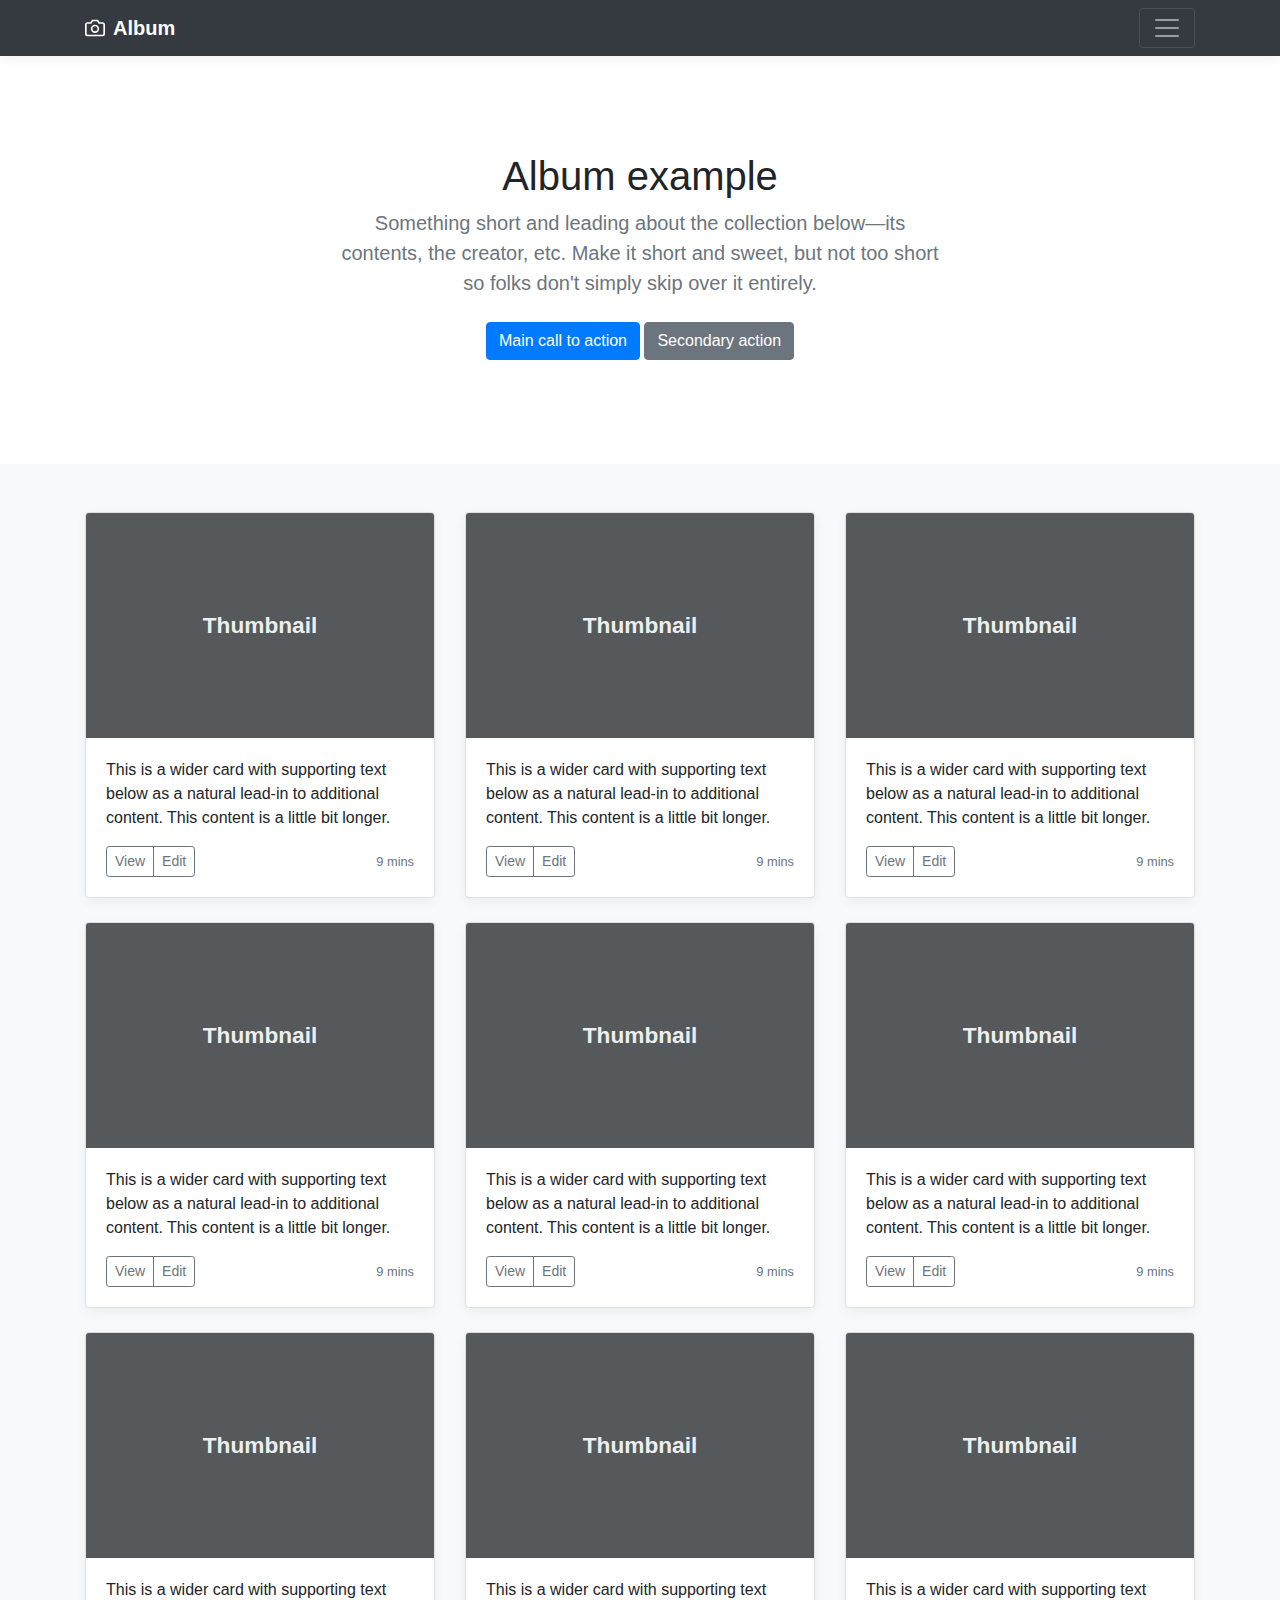
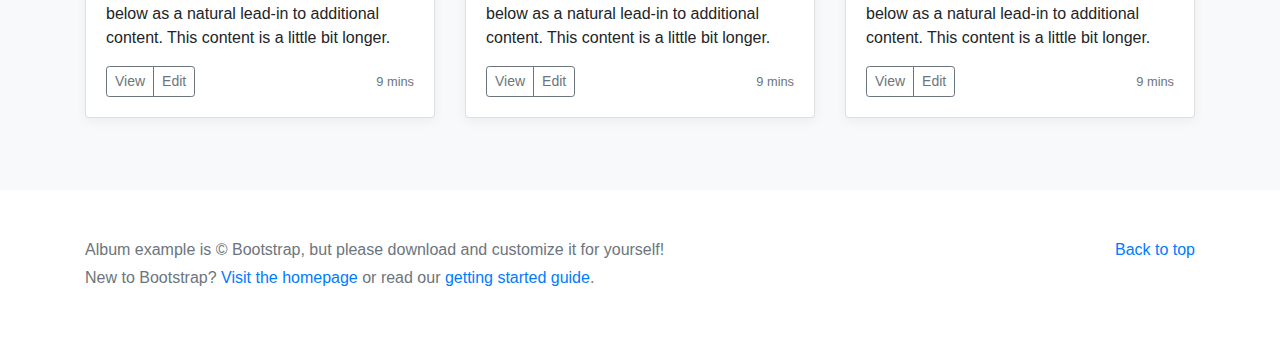
<file: bootstrap-4.1.0/bootstrap-4.1.0/docs/4.1/examples/album/index.html>
<!doctype html>
<html lang="en">
  <head>
    <meta charset="utf-8">
    <meta name="viewport" content="width=device-width, initial-scale=1, shrink-to-fit=no">
    <meta name="description" content="">
    <meta name="author" content="">
    <link rel="icon" href="../../../../favicon.ico">

    <title>Album example for Bootstrap</title>

    <!-- Bootstrap core CSS -->
    <link href="../../../../dist/css/bootstrap.min.css" rel="stylesheet">

    <!-- Custom styles for this template -->
    <link href="album.css" rel="stylesheet">
  </head>

  <body>

    <header>
      <div class="collapse bg-dark" id="navbarHeader">
        <div class="container">
          <div class="row">
            <div class="col-sm-8 col-md-7 py-4">
              <h4 class="text-white">About</h4>
              <p class="text-muted">Add some information about the album below, the author, or any other background context. Make it a few sentences long so folks can pick up some informative tidbits. Then, link them off to some social networking sites or contact information.</p>
            </div>
            <div class="col-sm-4 offset-md-1 py-4">
              <h4 class="text-white">Contact</h4>
              <ul class="list-unstyled">
                <li><a href="#" class="text-white">Follow on Twitter</a></li>
                <li><a href="#" class="text-white">Like on Facebook</a></li>
                <li><a href="#" class="text-white">Email me</a></li>
              </ul>
            </div>
          </div>
        </div>
      </div>
      <div class="navbar navbar-dark bg-dark box-shadow">
        <div class="container d-flex justify-content-between">
          <a href="#" class="navbar-brand d-flex align-items-center">
            <svg xmlns="http://www.w3.org/2000/svg" width="20" height="20" viewBox="0 0 24 24" fill="none" stroke="currentColor" stroke-width="2" stroke-linecap="round" stroke-linejoin="round" class="mr-2"><path d="M23 19a2 2 0 0 1-2 2H3a2 2 0 0 1-2-2V8a2 2 0 0 1 2-2h4l2-3h6l2 3h4a2 2 0 0 1 2 2z"></path><circle cx="12" cy="13" r="4"></circle></svg>
            <strong>Album</strong>
          </a>
          <button class="navbar-toggler" type="button" data-toggle="collapse" data-target="#navbarHeader" aria-controls="navbarHeader" aria-expanded="false" aria-label="Toggle navigation">
            <span class="navbar-toggler-icon"></span>
          </button>
        </div>
      </div>
    </header>

    <main role="main">

      <section class="jumbotron text-center">
        <div class="container">
          <h1 class="jumbotron-heading">Album example</h1>
          <p class="lead text-muted">Something short and leading about the collection below—its contents, the creator, etc. Make it short and sweet, but not too short so folks don't simply skip over it entirely.</p>
          <p>
            <a href="#" class="btn btn-primary my-2">Main call to action</a>
            <a href="#" class="btn btn-secondary my-2">Secondary action</a>
          </p>
        </div>
      </section>

      <div class="album py-5 bg-light">
        <div class="container">

          <div class="row">
            <div class="col-md-4">
              <div class="card mb-4 box-shadow">
                <img class="card-img-top" data-src="holder.js/100px225?theme=thumb&bg=55595c&fg=eceeef&text=Thumbnail" alt="Card image cap">
                <div class="card-body">
                  <p class="card-text">This is a wider card with supporting text below as a natural lead-in to additional content. This content is a little bit longer.</p>
                  <div class="d-flex justify-content-between align-items-center">
                    <div class="btn-group">
                      <button type="button" class="btn btn-sm btn-outline-secondary">View</button>
                      <button type="button" class="btn btn-sm btn-outline-secondary">Edit</button>
                    </div>
                    <small class="text-muted">9 mins</small>
                  </div>
                </div>
              </div>
            </div>
            <div class="col-md-4">
              <div class="card mb-4 box-shadow">
                <img class="card-img-top" data-src="holder.js/100px225?theme=thumb&bg=55595c&fg=eceeef&text=Thumbnail" alt="Card image cap">
                <div class="card-body">
                  <p class="card-text">This is a wider card with supporting text below as a natural lead-in to additional content. This content is a little bit longer.</p>
                  <div class="d-flex justify-content-between align-items-center">
                    <div class="btn-group">
                      <button type="button" class="btn btn-sm btn-outline-secondary">View</button>
                      <button type="button" class="btn btn-sm btn-outline-secondary">Edit</button>
                    </div>
                    <small class="text-muted">9 mins</small>
                  </div>
                </div>
              </div>
            </div>
            <div class="col-md-4">
              <div class="card mb-4 box-shadow">
                <img class="card-img-top" data-src="holder.js/100px225?theme=thumb&bg=55595c&fg=eceeef&text=Thumbnail" alt="Card image cap">
                <div class="card-body">
                  <p class="card-text">This is a wider card with supporting text below as a natural lead-in to additional content. This content is a little bit longer.</p>
                  <div class="d-flex justify-content-between align-items-center">
                    <div class="btn-group">
                      <button type="button" class="btn btn-sm btn-outline-secondary">View</button>
                      <button type="button" class="btn btn-sm btn-outline-secondary">Edit</button>
                    </div>
                    <small class="text-muted">9 mins</small>
                  </div>
                </div>
              </div>
            </div>

            <div class="col-md-4">
              <div class="card mb-4 box-shadow">
                <img class="card-img-top" data-src="holder.js/100px225?theme=thumb&bg=55595c&fg=eceeef&text=Thumbnail" alt="Card image cap">
                <div class="card-body">
                  <p class="card-text">This is a wider card with supporting text below as a natural lead-in to additional content. This content is a little bit longer.</p>
                  <div class="d-flex justify-content-between align-items-center">
                    <div class="btn-group">
                      <button type="button" class="btn btn-sm btn-outline-secondary">View</button>
                      <button type="button" class="btn btn-sm btn-outline-secondary">Edit</button>
                    </div>
                    <small class="text-muted">9 mins</small>
                  </div>
                </div>
              </div>
            </div>
            <div class="col-md-4">
              <div class="card mb-4 box-shadow">
                <img class="card-img-top" data-src="holder.js/100px225?theme=thumb&bg=55595c&fg=eceeef&text=Thumbnail" alt="Card image cap">
                <div class="card-body">
                  <p class="card-text">This is a wider card with supporting text below as a natural lead-in to additional content. This content is a little bit longer.</p>
                  <div class="d-flex justify-content-between align-items-center">
                    <div class="btn-group">
                      <button type="button" class="btn btn-sm btn-outline-secondary">View</button>
                      <button type="button" class="btn btn-sm btn-outline-secondary">Edit</button>
                    </div>
                    <small class="text-muted">9 mins</small>
                  </div>
                </div>
              </div>
            </div>
            <div class="col-md-4">
              <div class="card mb-4 box-shadow">
                <img class="card-img-top" data-src="holder.js/100px225?theme=thumb&bg=55595c&fg=eceeef&text=Thumbnail" alt="Card image cap">
                <div class="card-body">
                  <p class="card-text">This is a wider card with supporting text below as a natural lead-in to additional content. This content is a little bit longer.</p>
                  <div class="d-flex justify-content-between align-items-center">
                    <div class="btn-group">
                      <button type="button" class="btn btn-sm btn-outline-secondary">View</button>
                      <button type="button" class="btn btn-sm btn-outline-secondary">Edit</button>
                    </div>
                    <small class="text-muted">9 mins</small>
                  </div>
                </div>
              </div>
            </div>

            <div class="col-md-4">
              <div class="card mb-4 box-shadow">
                <img class="card-img-top" data-src="holder.js/100px225?theme=thumb&bg=55595c&fg=eceeef&text=Thumbnail" alt="Card image cap">
                <div class="card-body">
                  <p class="card-text">This is a wider card with supporting text below as a natural lead-in to additional content. This content is a little bit longer.</p>
                  <div class="d-flex justify-content-between align-items-center">
                    <div class="btn-group">
                      <button type="button" class="btn btn-sm btn-outline-secondary">View</button>
                      <button type="button" class="btn btn-sm btn-outline-secondary">Edit</button>
                    </div>
                    <small class="text-muted">9 mins</small>
                  </div>
                </div>
              </div>
            </div>
            <div class="col-md-4">
              <div class="card mb-4 box-shadow">
                <img class="card-img-top" data-src="holder.js/100px225?theme=thumb&bg=55595c&fg=eceeef&text=Thumbnail" alt="Card image cap">
                <div class="card-body">
                  <p class="card-text">This is a wider card with supporting text below as a natural lead-in to additional content. This content is a little bit longer.</p>
                  <div class="d-flex justify-content-between align-items-center">
                    <div class="btn-group">
                      <button type="button" class="btn btn-sm btn-outline-secondary">View</button>
                      <button type="button" class="btn btn-sm btn-outline-secondary">Edit</button>
                    </div>
                    <small class="text-muted">9 mins</small>
                  </div>
                </div>
              </div>
            </div>
            <div class="col-md-4">
              <div class="card mb-4 box-shadow">
                <img class="card-img-top" data-src="holder.js/100px225?theme=thumb&bg=55595c&fg=eceeef&text=Thumbnail" alt="Card image cap">
                <div class="card-body">
                  <p class="card-text">This is a wider card with supporting text below as a natural lead-in to additional content. This content is a little bit longer.</p>
                  <div class="d-flex justify-content-between align-items-center">
                    <div class="btn-group">
                      <button type="button" class="btn btn-sm btn-outline-secondary">View</button>
                      <button type="button" class="btn btn-sm btn-outline-secondary">Edit</button>
                    </div>
                    <small class="text-muted">9 mins</small>
                  </div>
                </div>
              </div>
            </div>
          </div>
        </div>
      </div>

    </main>

    <footer class="text-muted">
      <div class="container">
        <p class="float-right">
          <a href="#">Back to top</a>
        </p>
        <p>Album example is &copy; Bootstrap, but please download and customize it for yourself!</p>
        <p>New to Bootstrap? <a href="../../">Visit the homepage</a> or read our <a href="../../getting-started/">getting started guide</a>.</p>
      </div>
    </footer>

    <!-- Bootstrap core JavaScript
    ================================================== -->
    <!-- Placed at the end of the document so the pages load faster -->
    <script src="https://code.jquery.com/jquery-3.3.1.slim.min.js" integrity="sha384-q8i/X+965DzO0rT7abK41JStQIAqVgRVzpbzo5smXKp4YfRvH+8abtTE1Pi6jizo" crossorigin="anonymous"></script>
    <script>window.jQuery || document.write('<script src="../../../../assets/js/vendor/jquery-slim.min.js"><\/script>')</script>
    <script src="../../../../assets/js/vendor/popper.min.js"></script>
    <script src="../../../../dist/js/bootstrap.min.js"></script>
    <script src="../../../../assets/js/vendor/holder.min.js"></script>
  </body>
</html>
</file>
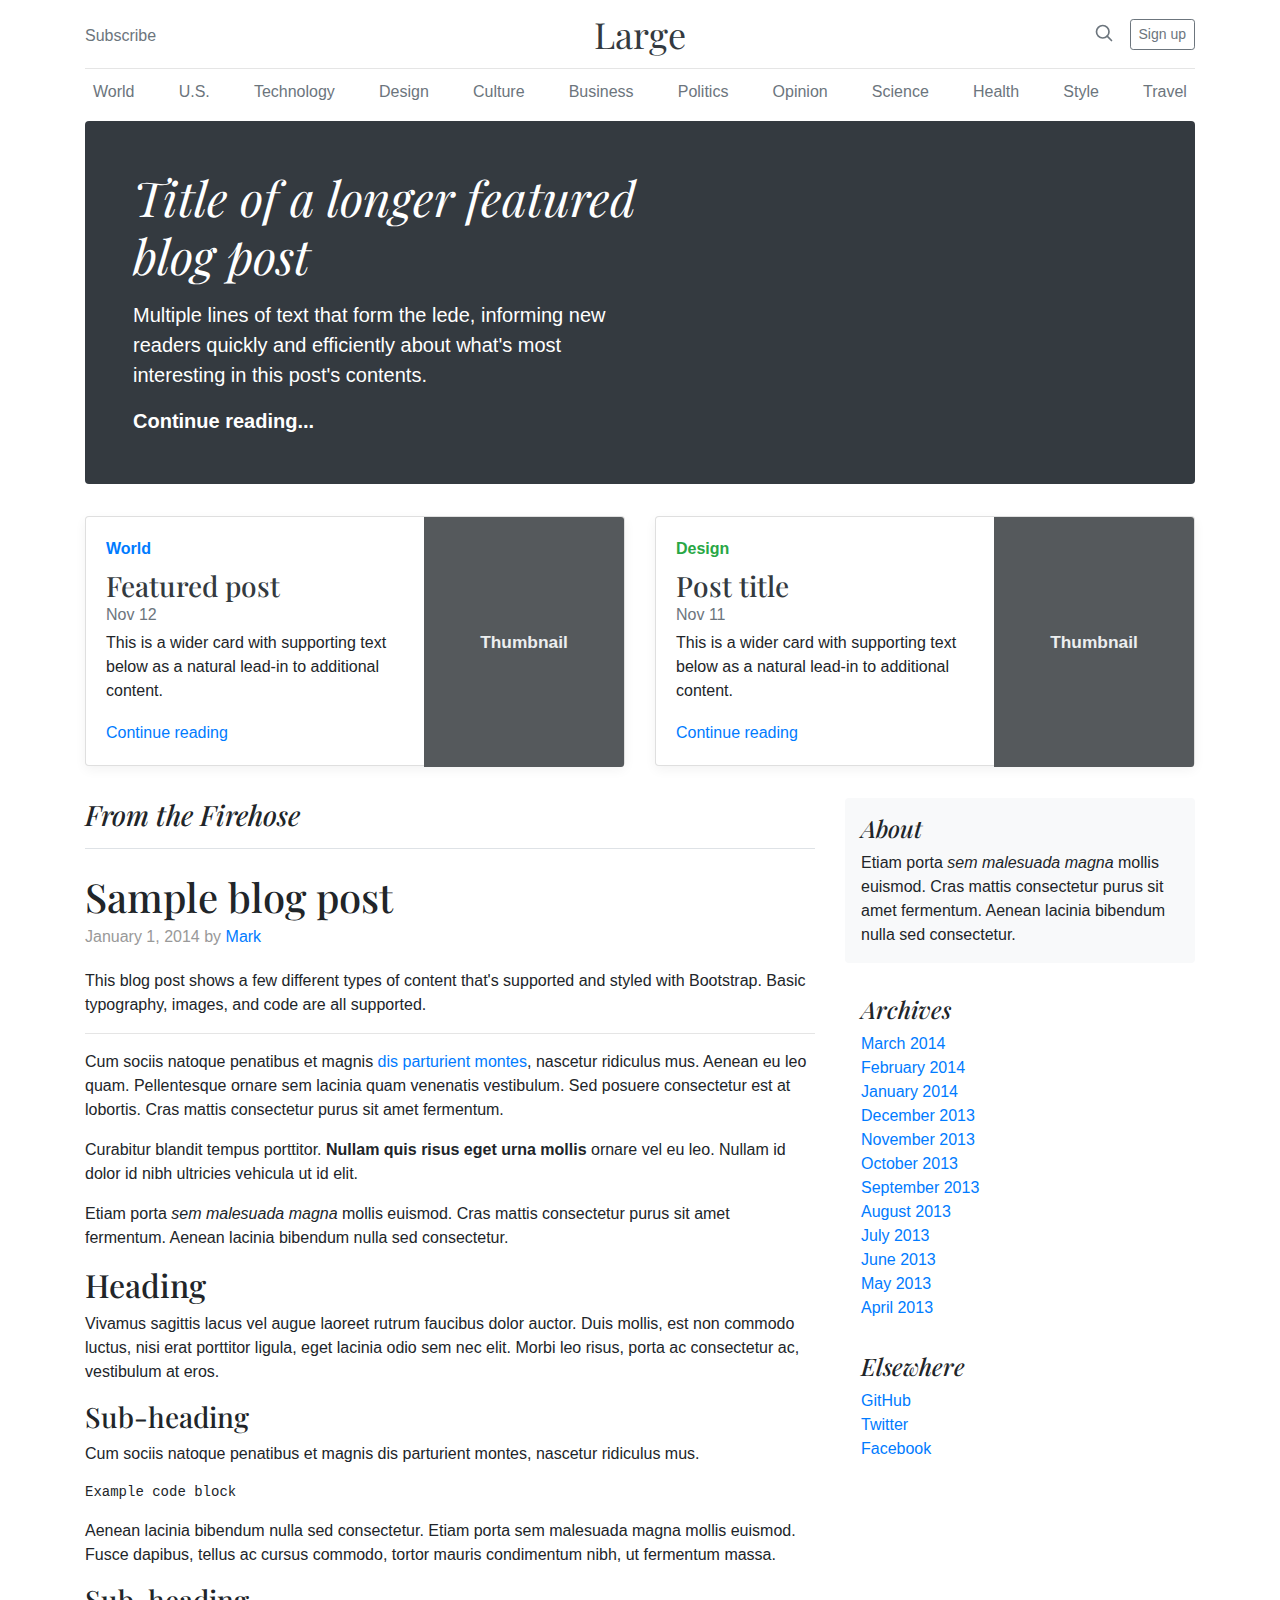
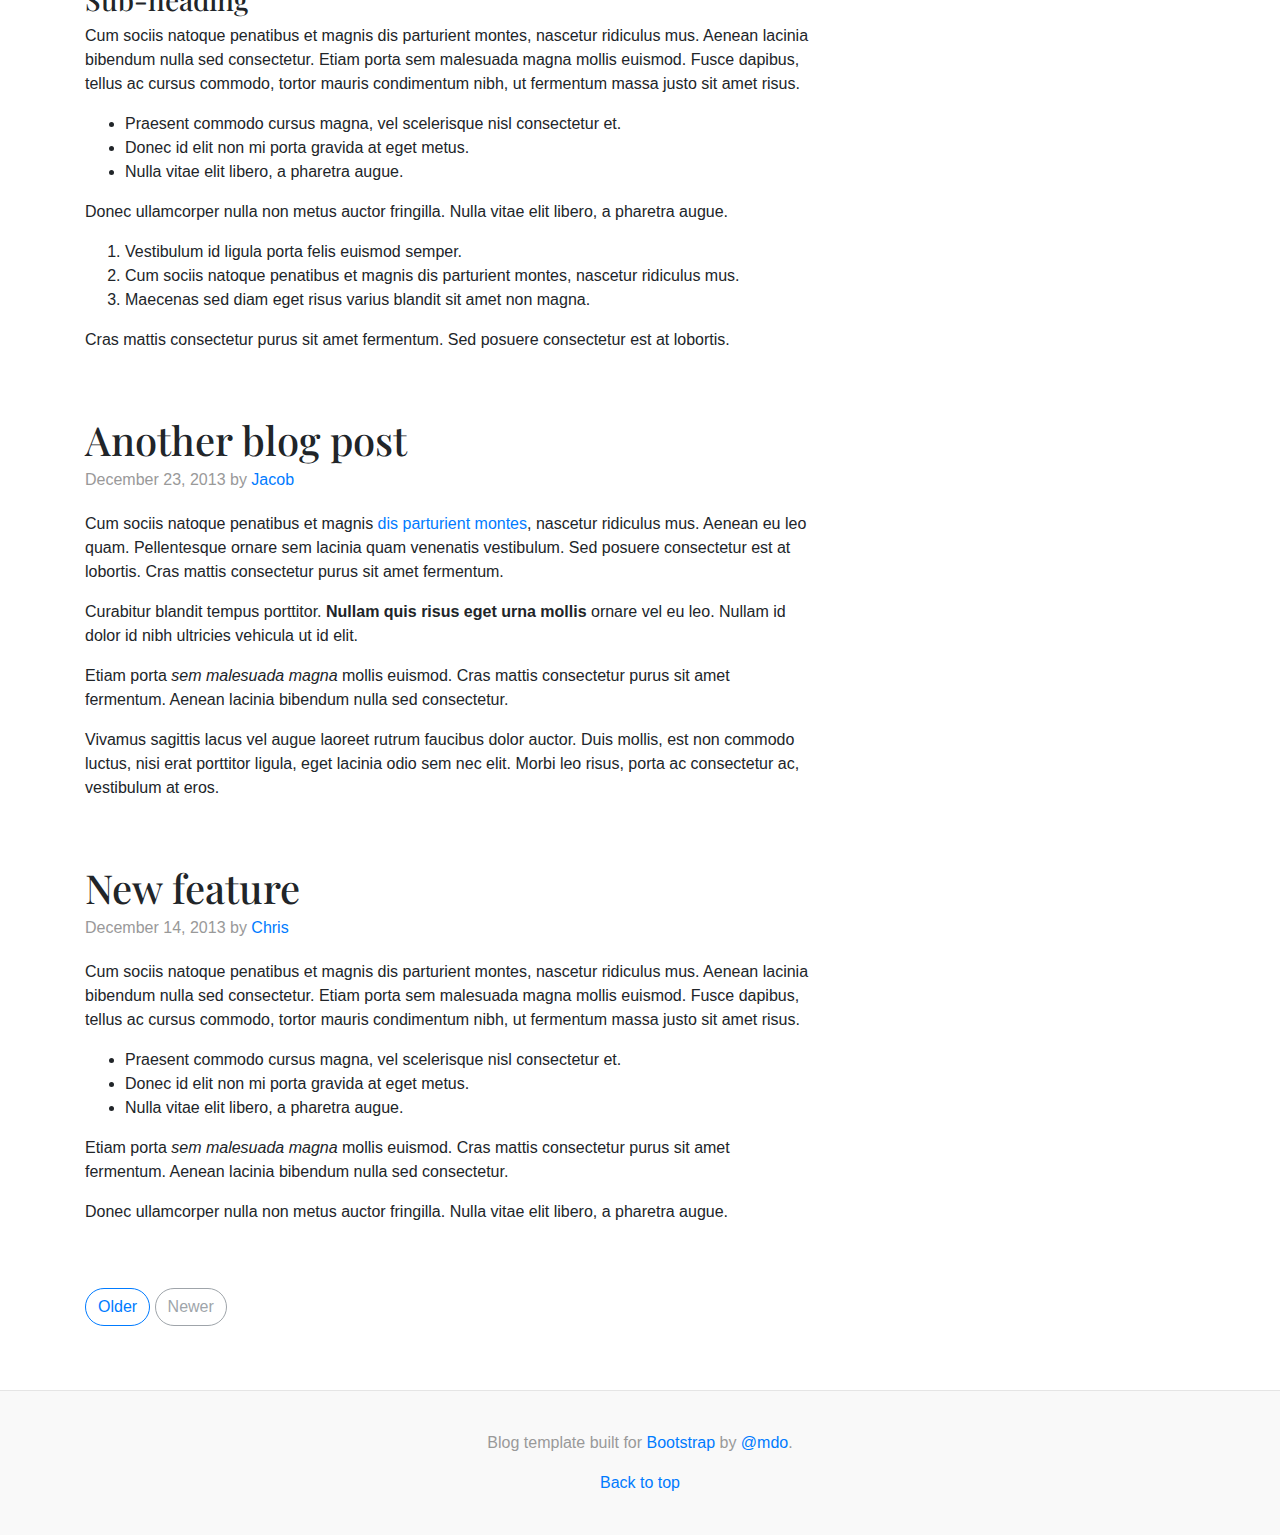
<file: bootstrap-4.1.0/bootstrap-4.1.0/docs/4.1/examples/blog/index.html>
<!doctype html>
<html lang="en">
  <head>
    <meta charset="utf-8">
    <meta name="viewport" content="width=device-width, initial-scale=1, shrink-to-fit=no">
    <meta name="description" content="">
    <meta name="author" content="">
    <link rel="icon" href="../../../../favicon.ico">

    <title>Blog Template for Bootstrap</title>

    <!-- Bootstrap core CSS -->
    <link href="../../../../dist/css/bootstrap.min.css" rel="stylesheet">

    <!-- Custom styles for this template -->
    <link href="https://fonts.googleapis.com/css?family=Playfair+Display:700,900" rel="stylesheet">
    <link href="blog.css" rel="stylesheet">
  </head>

  <body>

    <div class="container">
      <header class="blog-header py-3">
        <div class="row flex-nowrap justify-content-between align-items-center">
          <div class="col-4 pt-1">
            <a class="text-muted" href="#">Subscribe</a>
          </div>
          <div class="col-4 text-center">
            <a class="blog-header-logo text-dark" href="#">Large</a>
          </div>
          <div class="col-4 d-flex justify-content-end align-items-center">
            <a class="text-muted" href="#">
              <svg xmlns="http://www.w3.org/2000/svg" width="20" height="20" viewBox="0 0 24 24" fill="none" stroke="currentColor" stroke-width="2" stroke-linecap="round" stroke-linejoin="round" class="mx-3"><circle cx="10.5" cy="10.5" r="7.5"></circle><line x1="21" y1="21" x2="15.8" y2="15.8"></line></svg>
            </a>
            <a class="btn btn-sm btn-outline-secondary" href="#">Sign up</a>
          </div>
        </div>
      </header>

      <div class="nav-scroller py-1 mb-2">
        <nav class="nav d-flex justify-content-between">
          <a class="p-2 text-muted" href="#">World</a>
          <a class="p-2 text-muted" href="#">U.S.</a>
          <a class="p-2 text-muted" href="#">Technology</a>
          <a class="p-2 text-muted" href="#">Design</a>
          <a class="p-2 text-muted" href="#">Culture</a>
          <a class="p-2 text-muted" href="#">Business</a>
          <a class="p-2 text-muted" href="#">Politics</a>
          <a class="p-2 text-muted" href="#">Opinion</a>
          <a class="p-2 text-muted" href="#">Science</a>
          <a class="p-2 text-muted" href="#">Health</a>
          <a class="p-2 text-muted" href="#">Style</a>
          <a class="p-2 text-muted" href="#">Travel</a>
        </nav>
      </div>

      <div class="jumbotron p-3 p-md-5 text-white rounded bg-dark">
        <div class="col-md-6 px-0">
          <h1 class="display-4 font-italic">Title of a longer featured blog post</h1>
          <p class="lead my-3">Multiple lines of text that form the lede, informing new readers quickly and efficiently about what's most interesting in this post's contents.</p>
          <p class="lead mb-0"><a href="#" class="text-white font-weight-bold">Continue reading...</a></p>
        </div>
      </div>

      <div class="row mb-2">
        <div class="col-md-6">
          <div class="card flex-md-row mb-4 box-shadow h-md-250">
            <div class="card-body d-flex flex-column align-items-start">
              <strong class="d-inline-block mb-2 text-primary">World</strong>
              <h3 class="mb-0">
                <a class="text-dark" href="#">Featured post</a>
              </h3>
              <div class="mb-1 text-muted">Nov 12</div>
              <p class="card-text mb-auto">This is a wider card with supporting text below as a natural lead-in to additional content.</p>
              <a href="#">Continue reading</a>
            </div>
            <img class="card-img-right flex-auto d-none d-lg-block" data-src="holder.js/200x250?theme=thumb" alt="Card image cap">
          </div>
        </div>
        <div class="col-md-6">
          <div class="card flex-md-row mb-4 box-shadow h-md-250">
            <div class="card-body d-flex flex-column align-items-start">
              <strong class="d-inline-block mb-2 text-success">Design</strong>
              <h3 class="mb-0">
                <a class="text-dark" href="#">Post title</a>
              </h3>
              <div class="mb-1 text-muted">Nov 11</div>
              <p class="card-text mb-auto">This is a wider card with supporting text below as a natural lead-in to additional content.</p>
              <a href="#">Continue reading</a>
            </div>
            <img class="card-img-right flex-auto d-none d-lg-block" data-src="holder.js/200x250?theme=thumb" alt="Card image cap">
          </div>
        </div>
      </div>
    </div>

    <main role="main" class="container">
      <div class="row">
        <div class="col-md-8 blog-main">
          <h3 class="pb-3 mb-4 font-italic border-bottom">
            From the Firehose
          </h3>

          <div class="blog-post">
            <h2 class="blog-post-title">Sample blog post</h2>
            <p class="blog-post-meta">January 1, 2014 by <a href="#">Mark</a></p>

            <p>This blog post shows a few different types of content that's supported and styled with Bootstrap. Basic typography, images, and code are all supported.</p>
            <hr>
            <p>Cum sociis natoque penatibus et magnis <a href="#">dis parturient montes</a>, nascetur ridiculus mus. Aenean eu leo quam. Pellentesque ornare sem lacinia quam venenatis vestibulum. Sed posuere consectetur est at lobortis. Cras mattis consectetur purus sit amet fermentum.</p>
            <blockquote>
              <p>Curabitur blandit tempus porttitor. <strong>Nullam quis risus eget urna mollis</strong> ornare vel eu leo. Nullam id dolor id nibh ultricies vehicula ut id elit.</p>
            </blockquote>
            <p>Etiam porta <em>sem malesuada magna</em> mollis euismod. Cras mattis consectetur purus sit amet fermentum. Aenean lacinia bibendum nulla sed consectetur.</p>
            <h2>Heading</h2>
            <p>Vivamus sagittis lacus vel augue laoreet rutrum faucibus dolor auctor. Duis mollis, est non commodo luctus, nisi erat porttitor ligula, eget lacinia odio sem nec elit. Morbi leo risus, porta ac consectetur ac, vestibulum at eros.</p>
            <h3>Sub-heading</h3>
            <p>Cum sociis natoque penatibus et magnis dis parturient montes, nascetur ridiculus mus.</p>
            <pre><code>Example code block</code></pre>
            <p>Aenean lacinia bibendum nulla sed consectetur. Etiam porta sem malesuada magna mollis euismod. Fusce dapibus, tellus ac cursus commodo, tortor mauris condimentum nibh, ut fermentum massa.</p>
            <h3>Sub-heading</h3>
            <p>Cum sociis natoque penatibus et magnis dis parturient montes, nascetur ridiculus mus. Aenean lacinia bibendum nulla sed consectetur. Etiam porta sem malesuada magna mollis euismod. Fusce dapibus, tellus ac cursus commodo, tortor mauris condimentum nibh, ut fermentum massa justo sit amet risus.</p>
            <ul>
              <li>Praesent commodo cursus magna, vel scelerisque nisl consectetur et.</li>
              <li>Donec id elit non mi porta gravida at eget metus.</li>
              <li>Nulla vitae elit libero, a pharetra augue.</li>
            </ul>
            <p>Donec ullamcorper nulla non metus auctor fringilla. Nulla vitae elit libero, a pharetra augue.</p>
            <ol>
              <li>Vestibulum id ligula porta felis euismod semper.</li>
              <li>Cum sociis natoque penatibus et magnis dis parturient montes, nascetur ridiculus mus.</li>
              <li>Maecenas sed diam eget risus varius blandit sit amet non magna.</li>
            </ol>
            <p>Cras mattis consectetur purus sit amet fermentum. Sed posuere consectetur est at lobortis.</p>
          </div><!-- /.blog-post -->

          <div class="blog-post">
            <h2 class="blog-post-title">Another blog post</h2>
            <p class="blog-post-meta">December 23, 2013 by <a href="#">Jacob</a></p>

            <p>Cum sociis natoque penatibus et magnis <a href="#">dis parturient montes</a>, nascetur ridiculus mus. Aenean eu leo quam. Pellentesque ornare sem lacinia quam venenatis vestibulum. Sed posuere consectetur est at lobortis. Cras mattis consectetur purus sit amet fermentum.</p>
            <blockquote>
              <p>Curabitur blandit tempus porttitor. <strong>Nullam quis risus eget urna mollis</strong> ornare vel eu leo. Nullam id dolor id nibh ultricies vehicula ut id elit.</p>
            </blockquote>
            <p>Etiam porta <em>sem malesuada magna</em> mollis euismod. Cras mattis consectetur purus sit amet fermentum. Aenean lacinia bibendum nulla sed consectetur.</p>
            <p>Vivamus sagittis lacus vel augue laoreet rutrum faucibus dolor auctor. Duis mollis, est non commodo luctus, nisi erat porttitor ligula, eget lacinia odio sem nec elit. Morbi leo risus, porta ac consectetur ac, vestibulum at eros.</p>
          </div><!-- /.blog-post -->

          <div class="blog-post">
            <h2 class="blog-post-title">New feature</h2>
            <p class="blog-post-meta">December 14, 2013 by <a href="#">Chris</a></p>

            <p>Cum sociis natoque penatibus et magnis dis parturient montes, nascetur ridiculus mus. Aenean lacinia bibendum nulla sed consectetur. Etiam porta sem malesuada magna mollis euismod. Fusce dapibus, tellus ac cursus commodo, tortor mauris condimentum nibh, ut fermentum massa justo sit amet risus.</p>
            <ul>
              <li>Praesent commodo cursus magna, vel scelerisque nisl consectetur et.</li>
              <li>Donec id elit non mi porta gravida at eget metus.</li>
              <li>Nulla vitae elit libero, a pharetra augue.</li>
            </ul>
            <p>Etiam porta <em>sem malesuada magna</em> mollis euismod. Cras mattis consectetur purus sit amet fermentum. Aenean lacinia bibendum nulla sed consectetur.</p>
            <p>Donec ullamcorper nulla non metus auctor fringilla. Nulla vitae elit libero, a pharetra augue.</p>
          </div><!-- /.blog-post -->

          <nav class="blog-pagination">
            <a class="btn btn-outline-primary" href="#">Older</a>
            <a class="btn btn-outline-secondary disabled" href="#">Newer</a>
          </nav>

        </div><!-- /.blog-main -->

        <aside class="col-md-4 blog-sidebar">
          <div class="p-3 mb-3 bg-light rounded">
            <h4 class="font-italic">About</h4>
            <p class="mb-0">Etiam porta <em>sem malesuada magna</em> mollis euismod. Cras mattis consectetur purus sit amet fermentum. Aenean lacinia bibendum nulla sed consectetur.</p>
          </div>

          <div class="p-3">
            <h4 class="font-italic">Archives</h4>
            <ol class="list-unstyled mb-0">
              <li><a href="#">March 2014</a></li>
              <li><a href="#">February 2014</a></li>
              <li><a href="#">January 2014</a></li>
              <li><a href="#">December 2013</a></li>
              <li><a href="#">November 2013</a></li>
              <li><a href="#">October 2013</a></li>
              <li><a href="#">September 2013</a></li>
              <li><a href="#">August 2013</a></li>
              <li><a href="#">July 2013</a></li>
              <li><a href="#">June 2013</a></li>
              <li><a href="#">May 2013</a></li>
              <li><a href="#">April 2013</a></li>
            </ol>
          </div>

          <div class="p-3">
            <h4 class="font-italic">Elsewhere</h4>
            <ol class="list-unstyled">
              <li><a href="#">GitHub</a></li>
              <li><a href="#">Twitter</a></li>
              <li><a href="#">Facebook</a></li>
            </ol>
          </div>
        </aside><!-- /.blog-sidebar -->

      </div><!-- /.row -->

    </main><!-- /.container -->

    <footer class="blog-footer">
      <p>Blog template built for <a href="https://getbootstrap.com/">Bootstrap</a> by <a href="https://twitter.com/mdo">@mdo</a>.</p>
      <p>
        <a href="#">Back to top</a>
      </p>
    </footer>

    <!-- Bootstrap core JavaScript
    ================================================== -->
    <!-- Placed at the end of the document so the pages load faster -->
    <script src="https://code.jquery.com/jquery-3.3.1.slim.min.js" integrity="sha384-q8i/X+965DzO0rT7abK41JStQIAqVgRVzpbzo5smXKp4YfRvH+8abtTE1Pi6jizo" crossorigin="anonymous"></script>
    <script>window.jQuery || document.write('<script src="../../../../assets/js/vendor/jquery-slim.min.js"><\/script>')</script>
    <script src="../../../../assets/js/vendor/popper.min.js"></script>
    <script src="../../../../dist/js/bootstrap.min.js"></script>
    <script src="../../../../assets/js/vendor/holder.min.js"></script>
    <script>
      Holder.addTheme('thumb', {
        bg: '#55595c',
        fg: '#eceeef',
        text: 'Thumbnail'
      });
    </script>
  </body>
</html>
</file>
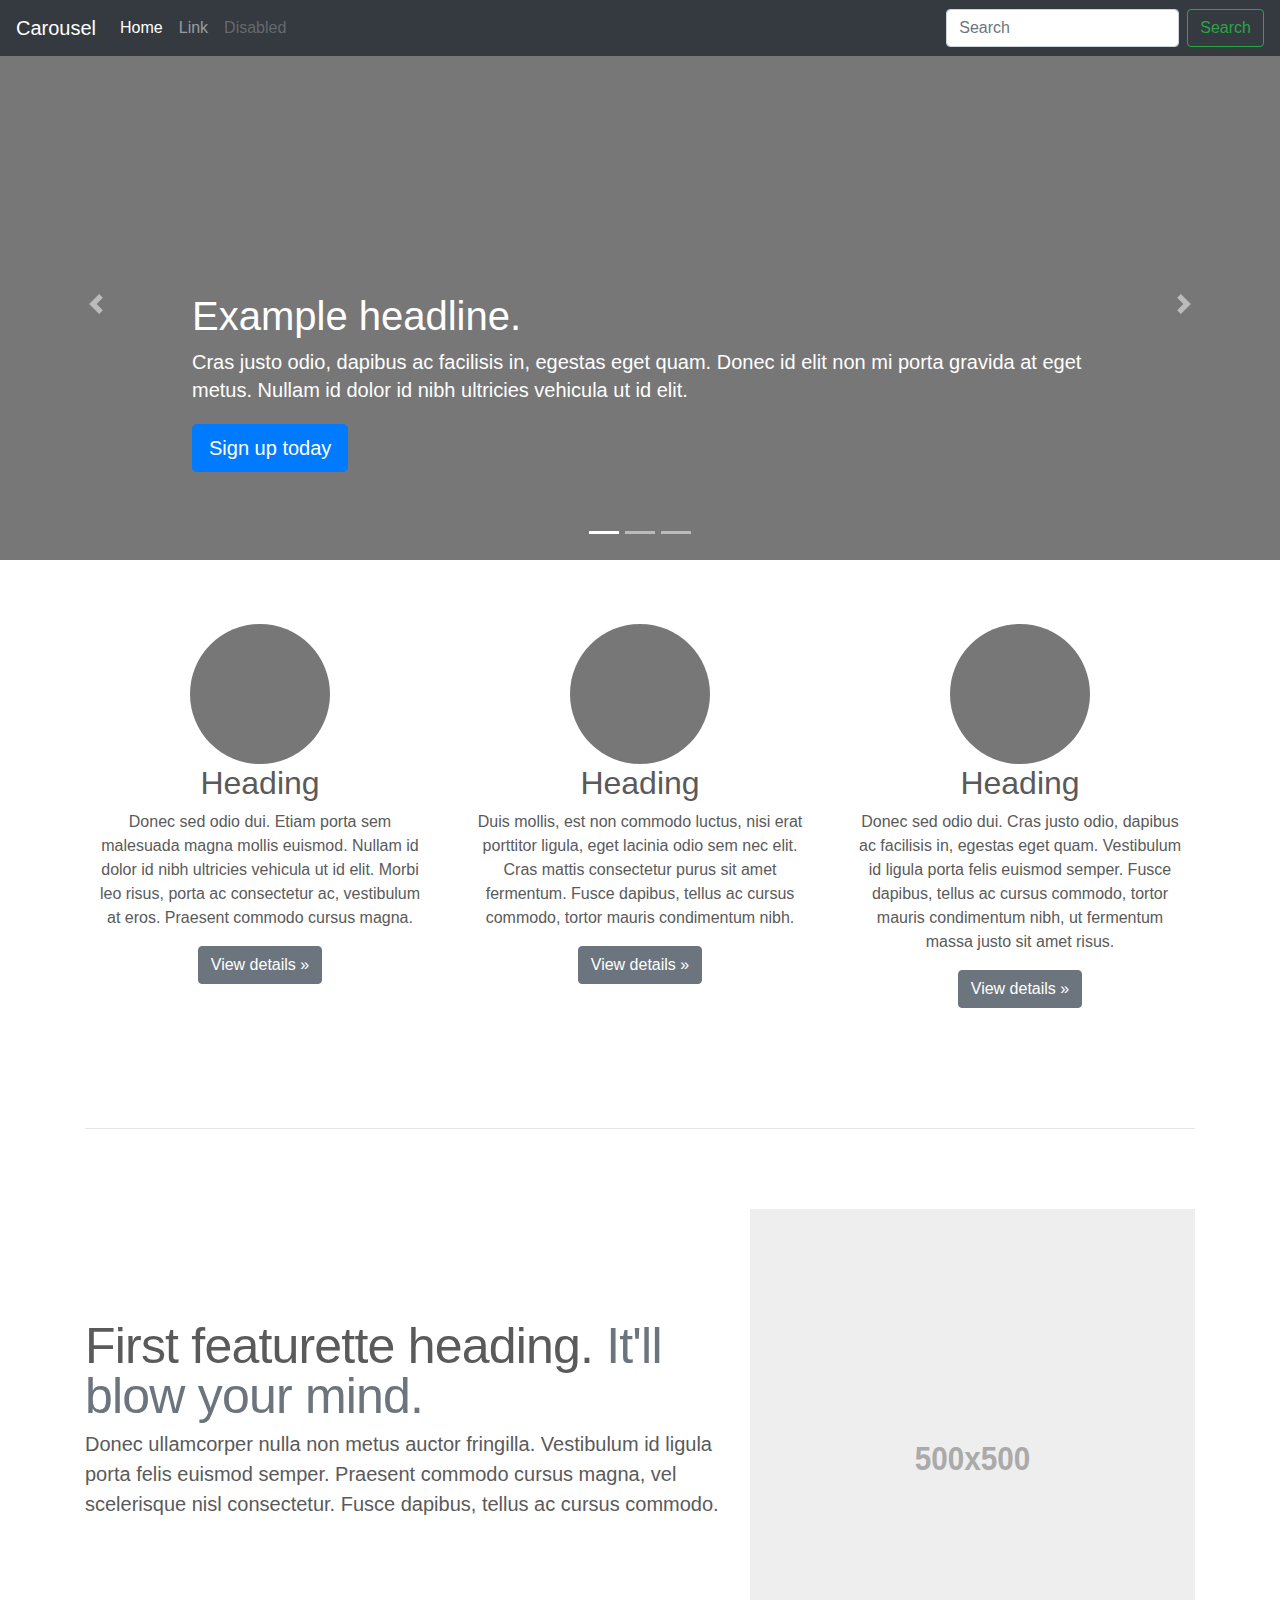
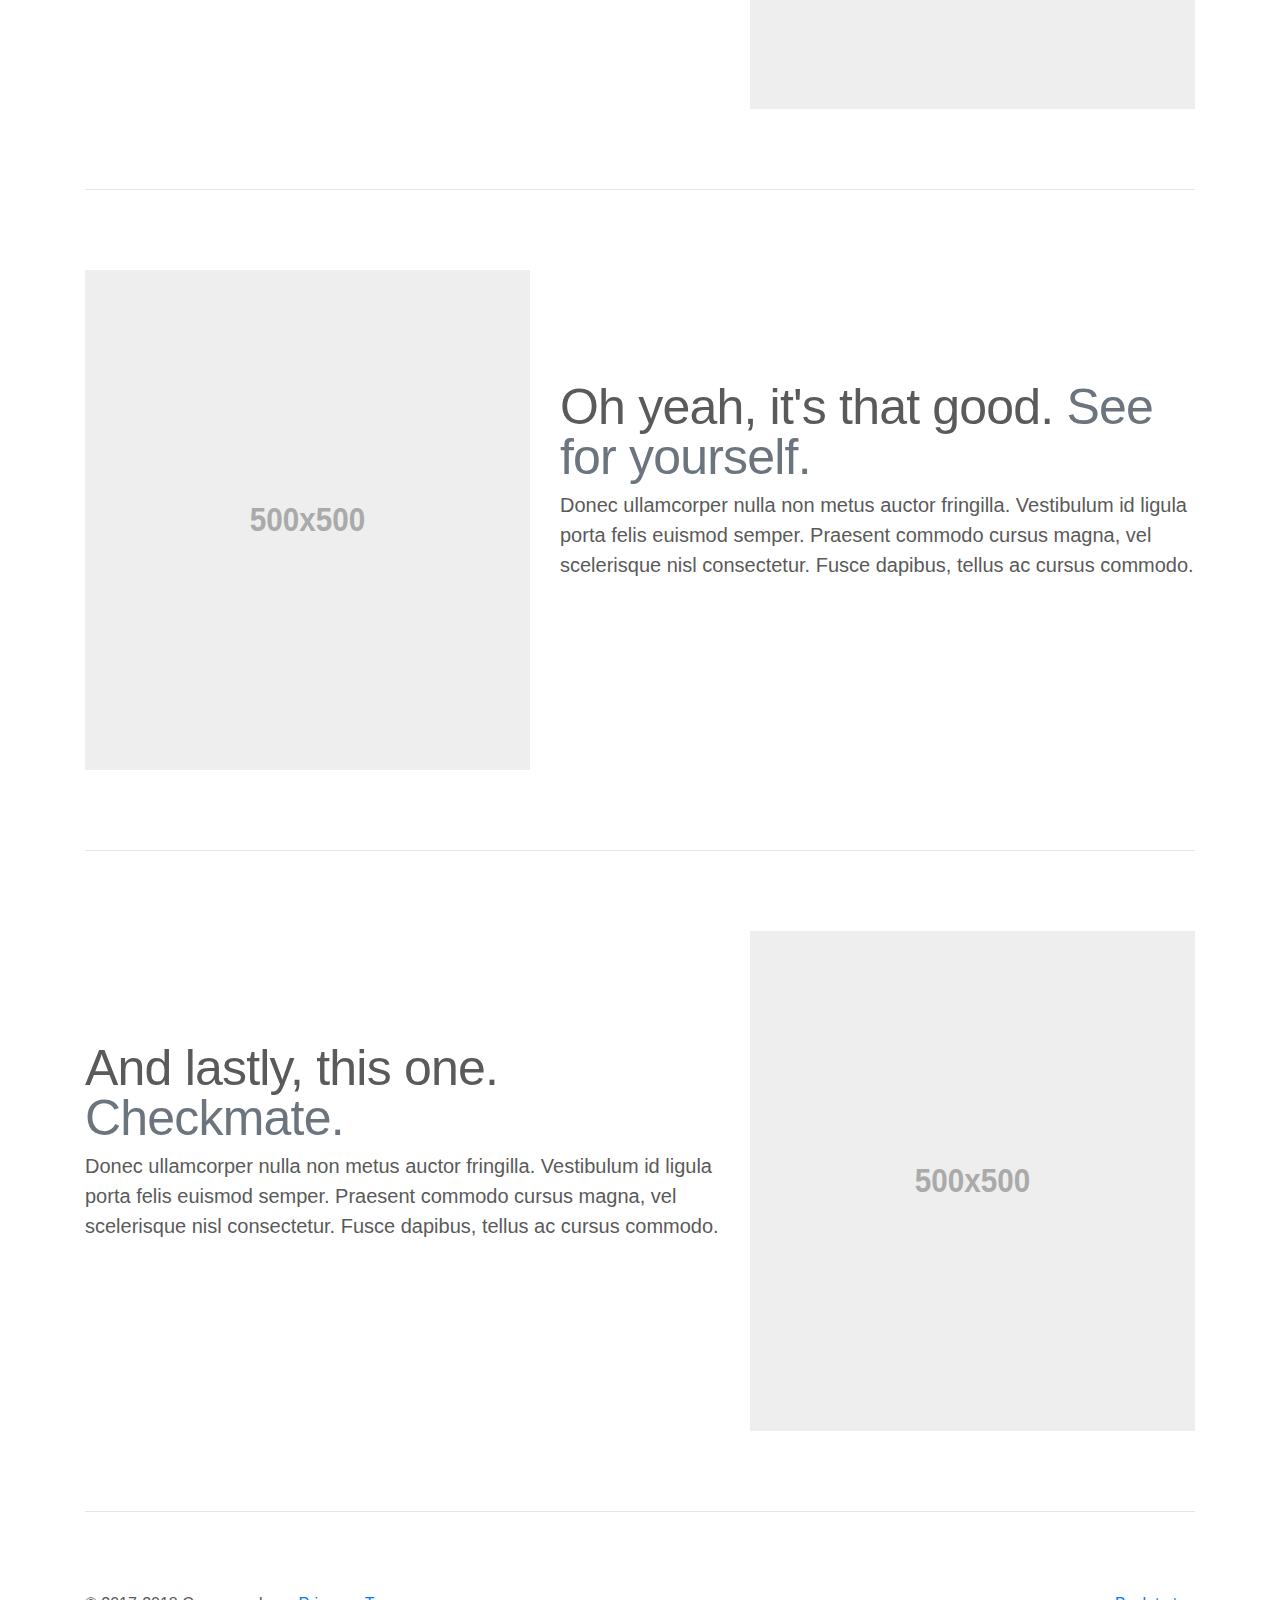
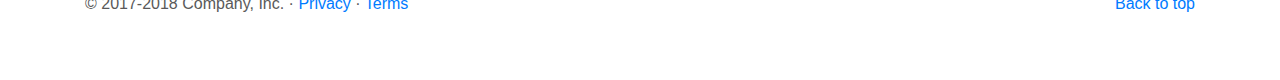
<file: bootstrap-4.1.0/bootstrap-4.1.0/docs/4.1/examples/carousel/index.html>
<!doctype html>
<html lang="en">
  <head>
    <meta charset="utf-8">
    <meta name="viewport" content="width=device-width, initial-scale=1, shrink-to-fit=no">
    <meta name="description" content="">
    <meta name="author" content="">
    <link rel="icon" href="../../../../favicon.ico">

    <title>Carousel Template for Bootstrap</title>

    <!-- Bootstrap core CSS -->
    <link href="../../../../dist/css/bootstrap.min.css" rel="stylesheet">

    <!-- Custom styles for this template -->
    <link href="carousel.css" rel="stylesheet">
  </head>
  <body>

    <header>
      <nav class="navbar navbar-expand-md navbar-dark fixed-top bg-dark">
        <a class="navbar-brand" href="#">Carousel</a>
        <button class="navbar-toggler" type="button" data-toggle="collapse" data-target="#navbarCollapse" aria-controls="navbarCollapse" aria-expanded="false" aria-label="Toggle navigation">
          <span class="navbar-toggler-icon"></span>
        </button>
        <div class="collapse navbar-collapse" id="navbarCollapse">
          <ul class="navbar-nav mr-auto">
            <li class="nav-item active">
              <a class="nav-link" href="#">Home <span class="sr-only">(current)</span></a>
            </li>
            <li class="nav-item">
              <a class="nav-link" href="#">Link</a>
            </li>
            <li class="nav-item">
              <a class="nav-link disabled" href="#">Disabled</a>
            </li>
          </ul>
          <form class="form-inline mt-2 mt-md-0">
            <input class="form-control mr-sm-2" type="text" placeholder="Search" aria-label="Search">
            <button class="btn btn-outline-success my-2 my-sm-0" type="submit">Search</button>
          </form>
        </div>
      </nav>
    </header>

    <main role="main">

      <div id="myCarousel" class="carousel slide" data-ride="carousel">
        <ol class="carousel-indicators">
          <li data-target="#myCarousel" data-slide-to="0" class="active"></li>
          <li data-target="#myCarousel" data-slide-to="1"></li>
          <li data-target="#myCarousel" data-slide-to="2"></li>
        </ol>
        <div class="carousel-inner">
          <div class="carousel-item active">
            <img class="first-slide" src="[data-uri]" alt="First slide">
            <div class="container">
              <div class="carousel-caption text-left">
                <h1>Example headline.</h1>
                <p>Cras justo odio, dapibus ac facilisis in, egestas eget quam. Donec id elit non mi porta gravida at eget metus. Nullam id dolor id nibh ultricies vehicula ut id elit.</p>
                <p><a class="btn btn-lg btn-primary" href="#" role="button">Sign up today</a></p>
              </div>
            </div>
          </div>
          <div class="carousel-item">
            <img class="second-slide" src="[data-uri]" alt="Second slide">
            <div class="container">
              <div class="carousel-caption">
                <h1>Another example headline.</h1>
                <p>Cras justo odio, dapibus ac facilisis in, egestas eget quam. Donec id elit non mi porta gravida at eget metus. Nullam id dolor id nibh ultricies vehicula ut id elit.</p>
                <p><a class="btn btn-lg btn-primary" href="#" role="button">Learn more</a></p>
              </div>
            </div>
          </div>
          <div class="carousel-item">
            <img class="third-slide" src="[data-uri]" alt="Third slide">
            <div class="container">
              <div class="carousel-caption text-right">
                <h1>One more for good measure.</h1>
                <p>Cras justo odio, dapibus ac facilisis in, egestas eget quam. Donec id elit non mi porta gravida at eget metus. Nullam id dolor id nibh ultricies vehicula ut id elit.</p>
                <p><a class="btn btn-lg btn-primary" href="#" role="button">Browse gallery</a></p>
              </div>
            </div>
          </div>
        </div>
        <a class="carousel-control-prev" href="#myCarousel" role="button" data-slide="prev">
          <span class="carousel-control-prev-icon" aria-hidden="true"></span>
          <span class="sr-only">Previous</span>
        </a>
        <a class="carousel-control-next" href="#myCarousel" role="button" data-slide="next">
          <span class="carousel-control-next-icon" aria-hidden="true"></span>
          <span class="sr-only">Next</span>
        </a>
      </div>


      <!-- Marketing messaging and featurettes
      ================================================== -->
      <!-- Wrap the rest of the page in another container to center all the content. -->

      <div class="container marketing">

        <!-- Three columns of text below the carousel -->
        <div class="row">
          <div class="col-lg-4">
            <img class="rounded-circle" src="[data-uri]" alt="Generic placeholder image" width="140" height="140">
            <h2>Heading</h2>
            <p>Donec sed odio dui. Etiam porta sem malesuada magna mollis euismod. Nullam id dolor id nibh ultricies vehicula ut id elit. Morbi leo risus, porta ac consectetur ac, vestibulum at eros. Praesent commodo cursus magna.</p>
            <p><a class="btn btn-secondary" href="#" role="button">View details &raquo;</a></p>
          </div><!-- /.col-lg-4 -->
          <div class="col-lg-4">
            <img class="rounded-circle" src="[data-uri]" alt="Generic placeholder image" width="140" height="140">
            <h2>Heading</h2>
            <p>Duis mollis, est non commodo luctus, nisi erat porttitor ligula, eget lacinia odio sem nec elit. Cras mattis consectetur purus sit amet fermentum. Fusce dapibus, tellus ac cursus commodo, tortor mauris condimentum nibh.</p>
            <p><a class="btn btn-secondary" href="#" role="button">View details &raquo;</a></p>
          </div><!-- /.col-lg-4 -->
          <div class="col-lg-4">
            <img class="rounded-circle" src="[data-uri]" alt="Generic placeholder image" width="140" height="140">
            <h2>Heading</h2>
            <p>Donec sed odio dui. Cras justo odio, dapibus ac facilisis in, egestas eget quam. Vestibulum id ligula porta felis euismod semper. Fusce dapibus, tellus ac cursus commodo, tortor mauris condimentum nibh, ut fermentum massa justo sit amet risus.</p>
            <p><a class="btn btn-secondary" href="#" role="button">View details &raquo;</a></p>
          </div><!-- /.col-lg-4 -->
        </div><!-- /.row -->


        <!-- START THE FEATURETTES -->

        <hr class="featurette-divider">

        <div class="row featurette">
          <div class="col-md-7">
            <h2 class="featurette-heading">First featurette heading. <span class="text-muted">It'll blow your mind.</span></h2>
            <p class="lead">Donec ullamcorper nulla non metus auctor fringilla. Vestibulum id ligula porta felis euismod semper. Praesent commodo cursus magna, vel scelerisque nisl consectetur. Fusce dapibus, tellus ac cursus commodo.</p>
          </div>
          <div class="col-md-5">
            <img class="featurette-image img-fluid mx-auto" data-src="holder.js/500x500/auto" alt="Generic placeholder image">
          </div>
        </div>

        <hr class="featurette-divider">

        <div class="row featurette">
          <div class="col-md-7 order-md-2">
            <h2 class="featurette-heading">Oh yeah, it's that good. <span class="text-muted">See for yourself.</span></h2>
            <p class="lead">Donec ullamcorper nulla non metus auctor fringilla. Vestibulum id ligula porta felis euismod semper. Praesent commodo cursus magna, vel scelerisque nisl consectetur. Fusce dapibus, tellus ac cursus commodo.</p>
          </div>
          <div class="col-md-5 order-md-1">
            <img class="featurette-image img-fluid mx-auto" data-src="holder.js/500x500/auto" alt="Generic placeholder image">
          </div>
        </div>

        <hr class="featurette-divider">

        <div class="row featurette">
          <div class="col-md-7">
            <h2 class="featurette-heading">And lastly, this one. <span class="text-muted">Checkmate.</span></h2>
            <p class="lead">Donec ullamcorper nulla non metus auctor fringilla. Vestibulum id ligula porta felis euismod semper. Praesent commodo cursus magna, vel scelerisque nisl consectetur. Fusce dapibus, tellus ac cursus commodo.</p>
          </div>
          <div class="col-md-5">
            <img class="featurette-image img-fluid mx-auto" data-src="holder.js/500x500/auto" alt="Generic placeholder image">
          </div>
        </div>

        <hr class="featurette-divider">

        <!-- /END THE FEATURETTES -->

      </div><!-- /.container -->


      <!-- FOOTER -->
      <footer class="container">
        <p class="float-right"><a href="#">Back to top</a></p>
        <p>&copy; 2017-2018 Company, Inc. &middot; <a href="#">Privacy</a> &middot; <a href="#">Terms</a></p>
      </footer>
    </main>

    <!-- Bootstrap core JavaScript
    ================================================== -->
    <!-- Placed at the end of the document so the pages load faster -->
    <script src="https://code.jquery.com/jquery-3.3.1.slim.min.js" integrity="sha384-q8i/X+965DzO0rT7abK41JStQIAqVgRVzpbzo5smXKp4YfRvH+8abtTE1Pi6jizo" crossorigin="anonymous"></script>
    <script>window.jQuery || document.write('<script src="../../../../assets/js/vendor/jquery-slim.min.js"><\/script>')</script>
    <script src="../../../../assets/js/vendor/popper.min.js"></script>
    <script src="../../../../dist/js/bootstrap.min.js"></script>
    <!-- Just to make our placeholder images work. Don't actually copy the next line! -->
    <script src="../../../../assets/js/vendor/holder.min.js"></script>
  </body>
</html>
</file>
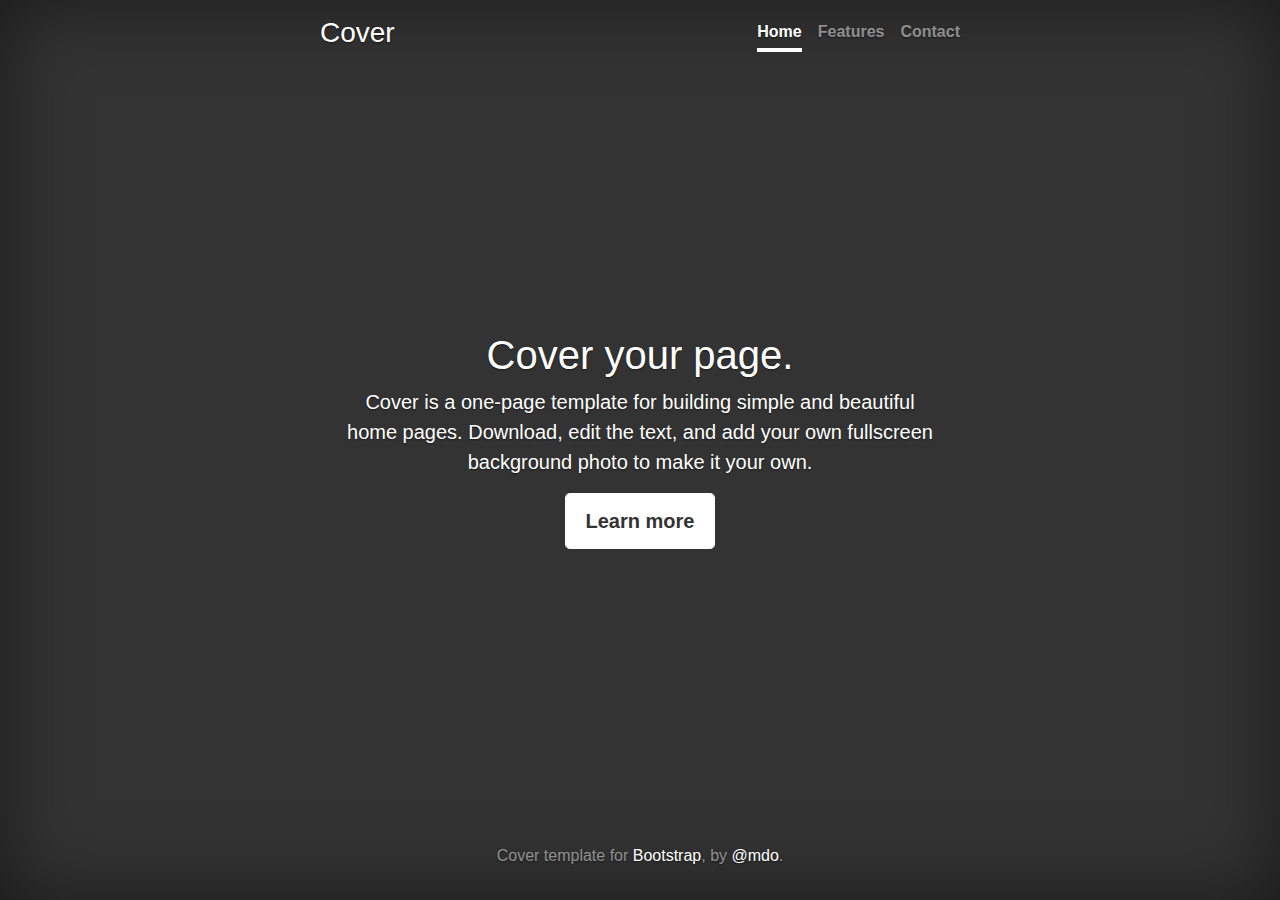
<file: bootstrap-4.1.0/bootstrap-4.1.0/docs/4.1/examples/cover/index.html>
<!doctype html>
<html lang="en">
  <head>
    <meta charset="utf-8">
    <meta name="viewport" content="width=device-width, initial-scale=1, shrink-to-fit=no">
    <meta name="description" content="">
    <meta name="author" content="">
    <link rel="icon" href="../../../../favicon.ico">

    <title>Cover Template for Bootstrap</title>

    <!-- Bootstrap core CSS -->
    <link href="../../../../dist/css/bootstrap.min.css" rel="stylesheet">

    <!-- Custom styles for this template -->
    <link href="cover.css" rel="stylesheet">
  </head>

  <body class="text-center">

    <div class="cover-container d-flex w-100 h-100 p-3 mx-auto flex-column">
      <header class="masthead mb-auto">
        <div class="inner">
          <h3 class="masthead-brand">Cover</h3>
          <nav class="nav nav-masthead justify-content-center">
            <a class="nav-link active" href="#">Home</a>
            <a class="nav-link" href="#">Features</a>
            <a class="nav-link" href="#">Contact</a>
          </nav>
        </div>
      </header>

      <main role="main" class="inner cover">
        <h1 class="cover-heading">Cover your page.</h1>
        <p class="lead">Cover is a one-page template for building simple and beautiful home pages. Download, edit the text, and add your own fullscreen background photo to make it your own.</p>
        <p class="lead">
          <a href="#" class="btn btn-lg btn-secondary">Learn more</a>
        </p>
      </main>

      <footer class="mastfoot mt-auto">
        <div class="inner">
          <p>Cover template for <a href="https://getbootstrap.com/">Bootstrap</a>, by <a href="https://twitter.com/mdo">@mdo</a>.</p>
        </div>
      </footer>
    </div>


    <!-- Bootstrap core JavaScript
    ================================================== -->
    <!-- Placed at the end of the document so the pages load faster -->
    <script src="https://code.jquery.com/jquery-3.3.1.slim.min.js" integrity="sha384-q8i/X+965DzO0rT7abK41JStQIAqVgRVzpbzo5smXKp4YfRvH+8abtTE1Pi6jizo" crossorigin="anonymous"></script>
    <script>window.jQuery || document.write('<script src="../../../../assets/js/vendor/jquery-slim.min.js"><\/script>')</script>
    <script src="../../../../assets/js/vendor/popper.min.js"></script>
    <script src="../../../../dist/js/bootstrap.min.js"></script>
  </body>
</html>
</file>
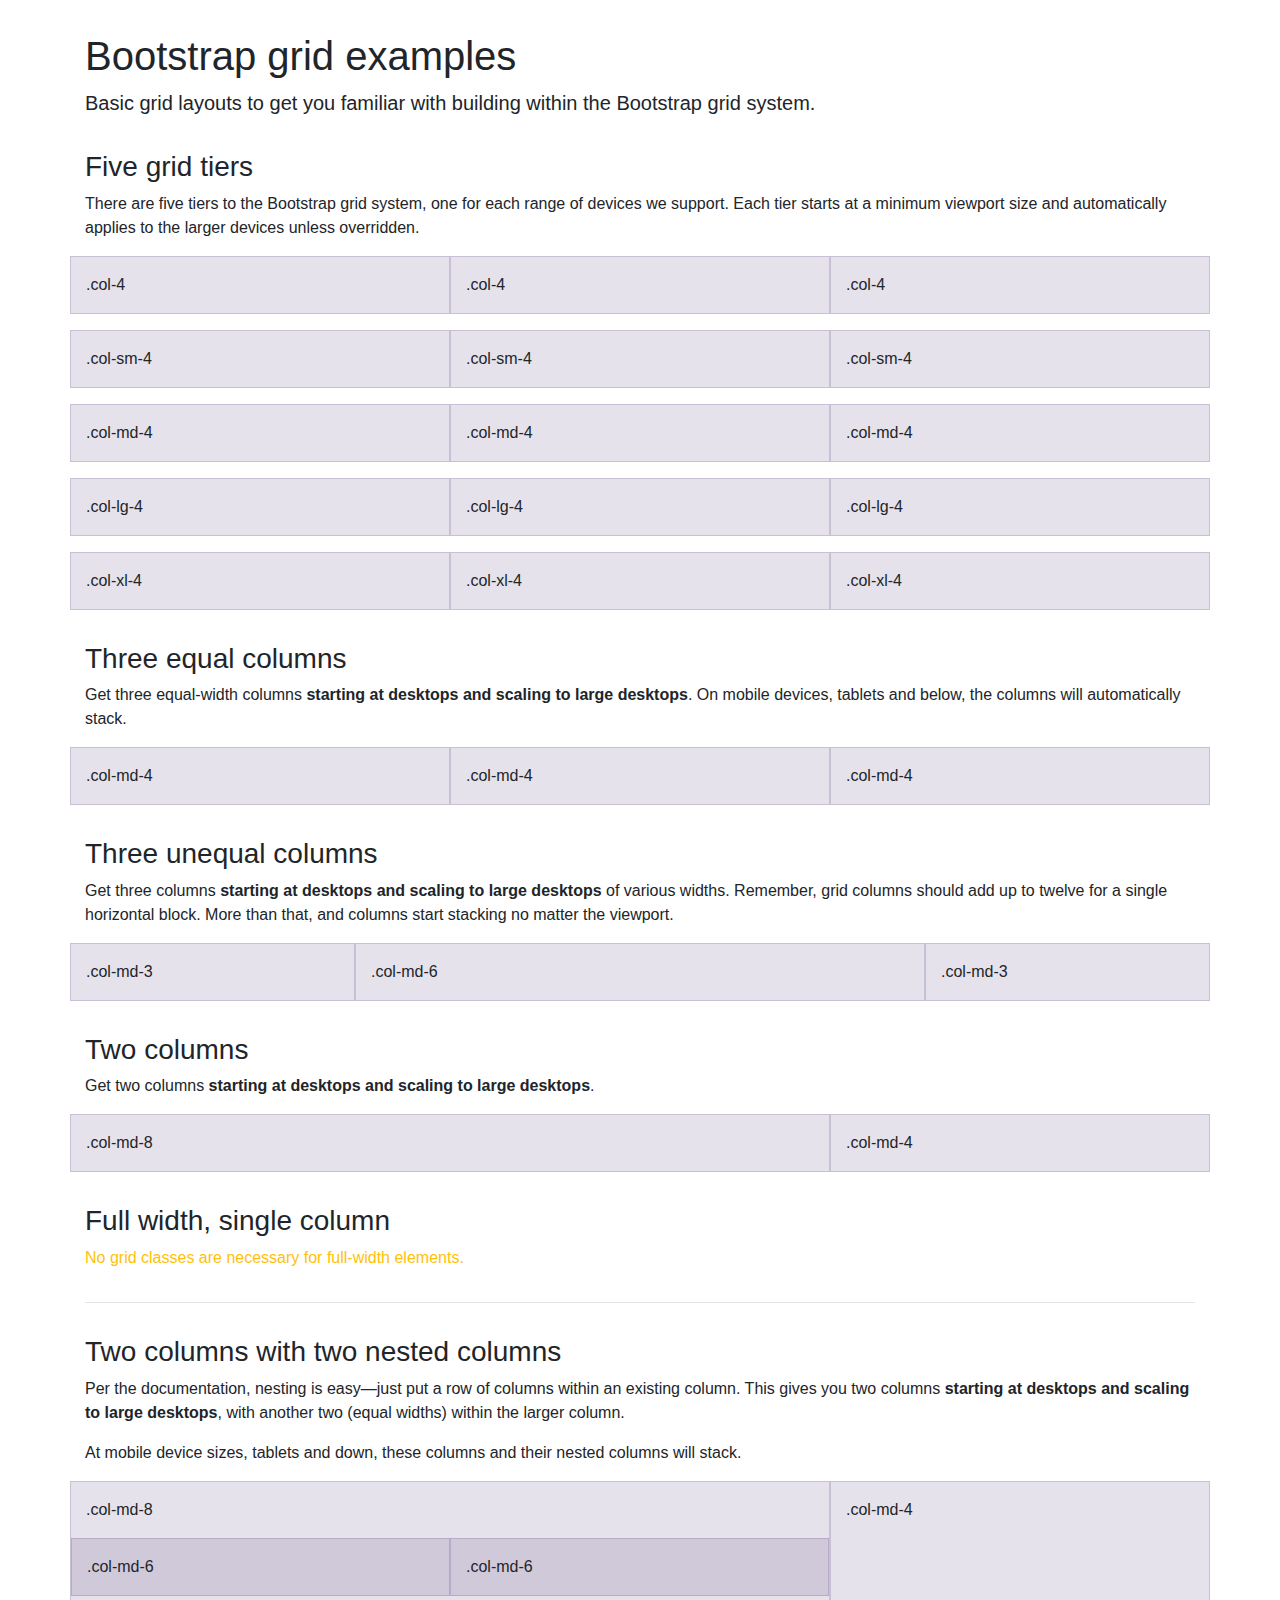
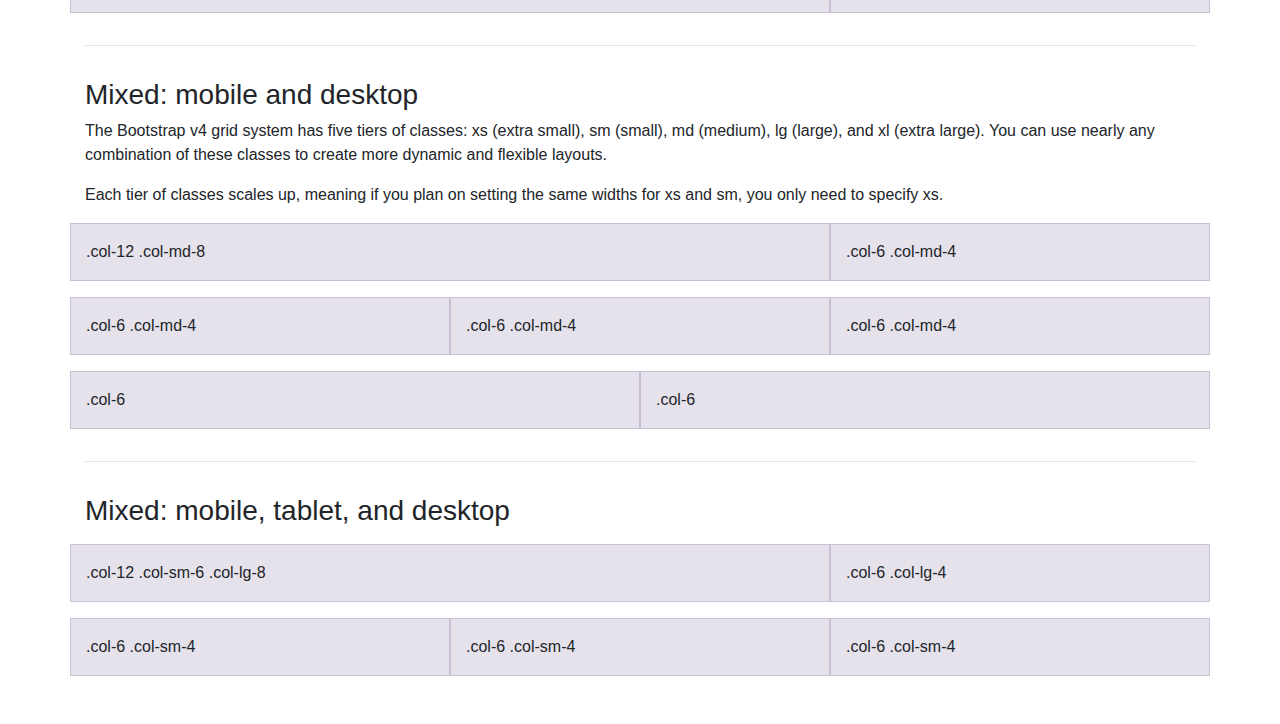
<file: bootstrap-4.1.0/bootstrap-4.1.0/docs/4.1/examples/grid/index.html>
<!doctype html>
<html lang="en">
  <head>
    <meta charset="utf-8">
    <meta name="viewport" content="width=device-width, initial-scale=1, shrink-to-fit=no">
    <meta name="description" content="">
    <meta name="author" content="">
    <link rel="icon" href="../../../../favicon.ico">

    <title>Grid Template for Bootstrap</title>

    <!-- Bootstrap core CSS -->
    <link href="../../../../dist/css/bootstrap.min.css" rel="stylesheet">

    <!-- Custom styles for this template -->
    <link href="grid.css" rel="stylesheet">
  </head>

  <body>
    <div class="container">

      <h1>Bootstrap grid examples</h1>
      <p class="lead">Basic grid layouts to get you familiar with building within the Bootstrap grid system.</p>

      <h3>Five grid tiers</h3>
      <p>There are five tiers to the Bootstrap grid system, one for each range of devices we support. Each tier starts at a minimum viewport size and automatically applies to the larger devices unless overridden.</p>

      <div class="row">
        <div class="col-4">.col-4</div>
        <div class="col-4">.col-4</div>
        <div class="col-4">.col-4</div>
      </div>

      <div class="row">
        <div class="col-sm-4">.col-sm-4</div>
        <div class="col-sm-4">.col-sm-4</div>
        <div class="col-sm-4">.col-sm-4</div>
      </div>

      <div class="row">
        <div class="col-md-4">.col-md-4</div>
        <div class="col-md-4">.col-md-4</div>
        <div class="col-md-4">.col-md-4</div>
      </div>

      <div class="row">
        <div class="col-lg-4">.col-lg-4</div>
        <div class="col-lg-4">.col-lg-4</div>
        <div class="col-lg-4">.col-lg-4</div>
      </div>

      <div class="row">
        <div class="col-xl-4">.col-xl-4</div>
        <div class="col-xl-4">.col-xl-4</div>
        <div class="col-xl-4">.col-xl-4</div>
      </div>

      <h3>Three equal columns</h3>
      <p>Get three equal-width columns <strong>starting at desktops and scaling to large desktops</strong>. On mobile devices, tablets and below, the columns will automatically stack.</p>
      <div class="row">
        <div class="col-md-4">.col-md-4</div>
        <div class="col-md-4">.col-md-4</div>
        <div class="col-md-4">.col-md-4</div>
      </div>

      <h3>Three unequal columns</h3>
      <p>Get three columns <strong>starting at desktops and scaling to large desktops</strong> of various widths. Remember, grid columns should add up to twelve for a single horizontal block. More than that, and columns start stacking no matter the viewport.</p>
      <div class="row">
        <div class="col-md-3">.col-md-3</div>
        <div class="col-md-6">.col-md-6</div>
        <div class="col-md-3">.col-md-3</div>
      </div>

      <h3>Two columns</h3>
      <p>Get two columns <strong>starting at desktops and scaling to large desktops</strong>.</p>
      <div class="row">
        <div class="col-md-8">.col-md-8</div>
        <div class="col-md-4">.col-md-4</div>
      </div>

      <h3>Full width, single column</h3>
      <p class="text-warning">No grid classes are necessary for full-width elements.</p>

      <hr>

      <h3>Two columns with two nested columns</h3>
      <p>Per the documentation, nesting is easy—just put a row of columns within an existing column. This gives you two columns <strong>starting at desktops and scaling to large desktops</strong>, with another two (equal widths) within the larger column.</p>
      <p>At mobile device sizes, tablets and down, these columns and their nested columns will stack.</p>
      <div class="row">
        <div class="col-md-8">
          .col-md-8
          <div class="row">
            <div class="col-md-6">.col-md-6</div>
            <div class="col-md-6">.col-md-6</div>
          </div>
        </div>
        <div class="col-md-4">.col-md-4</div>
      </div>

      <hr>

      <h3>Mixed: mobile and desktop</h3>
      <p>The Bootstrap v4 grid system has five tiers of classes: xs (extra small), sm (small), md (medium), lg (large), and xl (extra large). You can use nearly any combination of these classes to create more dynamic and flexible layouts.</p>
      <p>Each tier of classes scales up, meaning if you plan on setting the same widths for xs and sm, you only need to specify xs.</p>
      <div class="row">
        <div class="col-12 col-md-8">.col-12 .col-md-8</div>
        <div class="col-6 col-md-4">.col-6 .col-md-4</div>
      </div>
      <div class="row">
        <div class="col-6 col-md-4">.col-6 .col-md-4</div>
        <div class="col-6 col-md-4">.col-6 .col-md-4</div>
        <div class="col-6 col-md-4">.col-6 .col-md-4</div>
      </div>
      <div class="row">
        <div class="col-6">.col-6</div>
        <div class="col-6">.col-6</div>
      </div>

      <hr>

      <h3>Mixed: mobile, tablet, and desktop</h3>
      <p></p>
      <div class="row">
        <div class="col-12 col-sm-6 col-lg-8">.col-12 .col-sm-6 .col-lg-8</div>
        <div class="col-6 col-lg-4">.col-6 .col-lg-4</div>
      </div>
      <div class="row">
        <div class="col-6 col-sm-4">.col-6 .col-sm-4</div>
        <div class="col-6 col-sm-4">.col-6 .col-sm-4</div>
        <div class="col-6 col-sm-4">.col-6 .col-sm-4</div>
      </div>

    </div> <!-- /container -->
  </body>
</html>
</file>
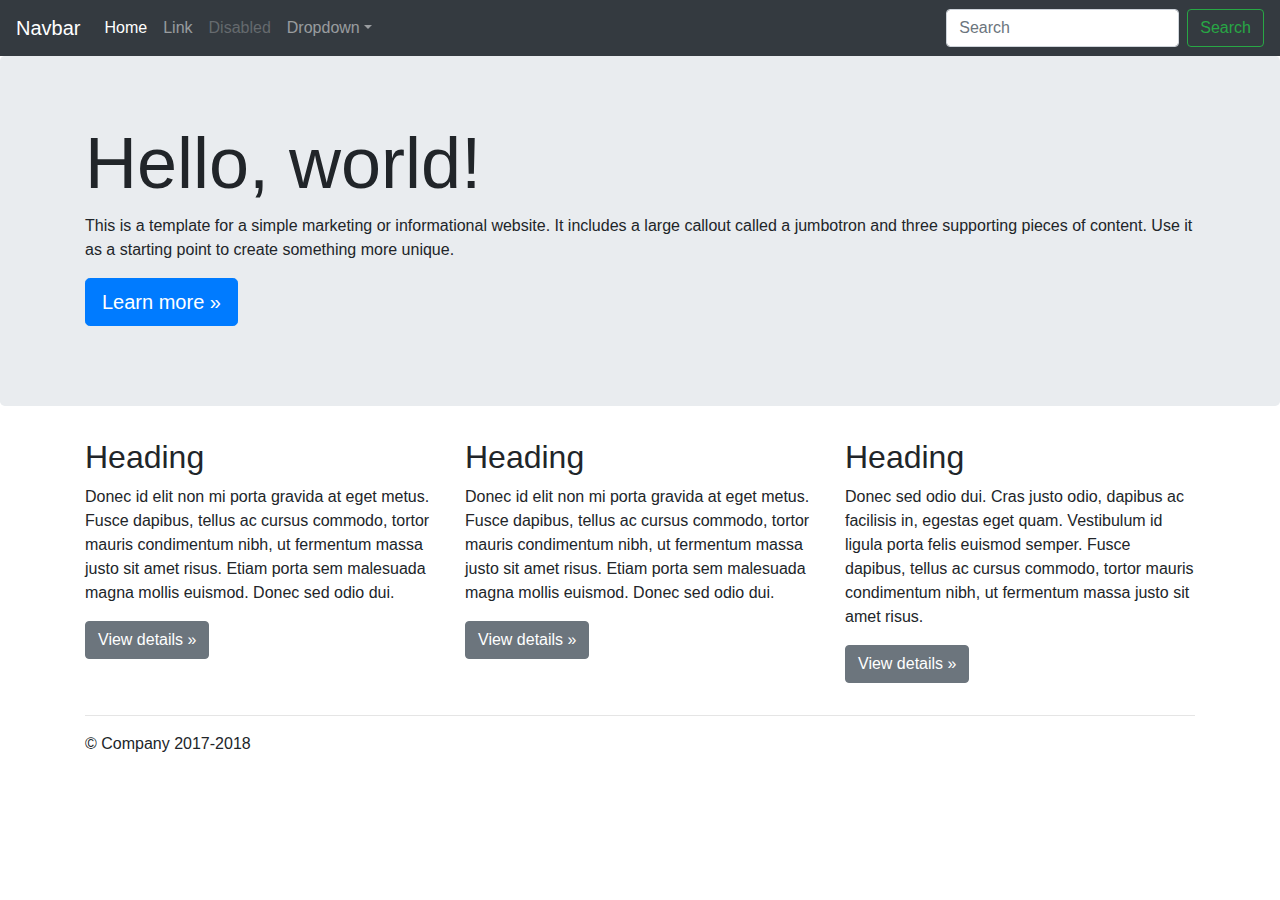
<file: bootstrap-4.1.0/bootstrap-4.1.0/docs/4.1/examples/jumbotron/index.html>
<!doctype html>
<html lang="en">
  <head>
    <meta charset="utf-8">
    <meta name="viewport" content="width=device-width, initial-scale=1, shrink-to-fit=no">
    <meta name="description" content="">
    <meta name="author" content="">
    <link rel="icon" href="../../../../favicon.ico">

    <title>Jumbotron Template for Bootstrap</title>

    <!-- Bootstrap core CSS -->
    <link href="../../../../dist/css/bootstrap.min.css" rel="stylesheet">

    <!-- Custom styles for this template -->
    <link href="jumbotron.css" rel="stylesheet">
  </head>

  <body>

    <nav class="navbar navbar-expand-md navbar-dark fixed-top bg-dark">
      <a class="navbar-brand" href="#">Navbar</a>
      <button class="navbar-toggler" type="button" data-toggle="collapse" data-target="#navbarsExampleDefault" aria-controls="navbarsExampleDefault" aria-expanded="false" aria-label="Toggle navigation">
        <span class="navbar-toggler-icon"></span>
      </button>

      <div class="collapse navbar-collapse" id="navbarsExampleDefault">
        <ul class="navbar-nav mr-auto">
          <li class="nav-item active">
            <a class="nav-link" href="#">Home <span class="sr-only">(current)</span></a>
          </li>
          <li class="nav-item">
            <a class="nav-link" href="#">Link</a>
          </li>
          <li class="nav-item">
            <a class="nav-link disabled" href="#">Disabled</a>
          </li>
          <li class="nav-item dropdown">
            <a class="nav-link dropdown-toggle" href="http://example.com" id="dropdown01" data-toggle="dropdown" aria-haspopup="true" aria-expanded="false">Dropdown</a>
            <div class="dropdown-menu" aria-labelledby="dropdown01">
              <a class="dropdown-item" href="#">Action</a>
              <a class="dropdown-item" href="#">Another action</a>
              <a class="dropdown-item" href="#">Something else here</a>
            </div>
          </li>
        </ul>
        <form class="form-inline my-2 my-lg-0">
          <input class="form-control mr-sm-2" type="text" placeholder="Search" aria-label="Search">
          <button class="btn btn-outline-success my-2 my-sm-0" type="submit">Search</button>
        </form>
      </div>
    </nav>

    <main role="main">

      <!-- Main jumbotron for a primary marketing message or call to action -->
      <div class="jumbotron">
        <div class="container">
          <h1 class="display-3">Hello, world!</h1>
          <p>This is a template for a simple marketing or informational website. It includes a large callout called a jumbotron and three supporting pieces of content. Use it as a starting point to create something more unique.</p>
          <p><a class="btn btn-primary btn-lg" href="#" role="button">Learn more &raquo;</a></p>
        </div>
      </div>

      <div class="container">
        <!-- Example row of columns -->
        <div class="row">
          <div class="col-md-4">
            <h2>Heading</h2>
            <p>Donec id elit non mi porta gravida at eget metus. Fusce dapibus, tellus ac cursus commodo, tortor mauris condimentum nibh, ut fermentum massa justo sit amet risus. Etiam porta sem malesuada magna mollis euismod. Donec sed odio dui. </p>
            <p><a class="btn btn-secondary" href="#" role="button">View details &raquo;</a></p>
          </div>
          <div class="col-md-4">
            <h2>Heading</h2>
            <p>Donec id elit non mi porta gravida at eget metus. Fusce dapibus, tellus ac cursus commodo, tortor mauris condimentum nibh, ut fermentum massa justo sit amet risus. Etiam porta sem malesuada magna mollis euismod. Donec sed odio dui. </p>
            <p><a class="btn btn-secondary" href="#" role="button">View details &raquo;</a></p>
          </div>
          <div class="col-md-4">
            <h2>Heading</h2>
            <p>Donec sed odio dui. Cras justo odio, dapibus ac facilisis in, egestas eget quam. Vestibulum id ligula porta felis euismod semper. Fusce dapibus, tellus ac cursus commodo, tortor mauris condimentum nibh, ut fermentum massa justo sit amet risus.</p>
            <p><a class="btn btn-secondary" href="#" role="button">View details &raquo;</a></p>
          </div>
        </div>

        <hr>

      </div> <!-- /container -->

    </main>

    <footer class="container">
      <p>&copy; Company 2017-2018</p>
    </footer>

    <!-- Bootstrap core JavaScript
    ================================================== -->
    <!-- Placed at the end of the document so the pages load faster -->
    <script src="https://code.jquery.com/jquery-3.3.1.slim.min.js" integrity="sha384-q8i/X+965DzO0rT7abK41JStQIAqVgRVzpbzo5smXKp4YfRvH+8abtTE1Pi6jizo" crossorigin="anonymous"></script>
    <script>window.jQuery || document.write('<script src="../../../../assets/js/vendor/jquery-slim.min.js"><\/script>')</script>
    <script src="../../../../assets/js/vendor/popper.min.js"></script>
    <script src="../../../../dist/js/bootstrap.min.js"></script>
  </body>
</html>
</file>
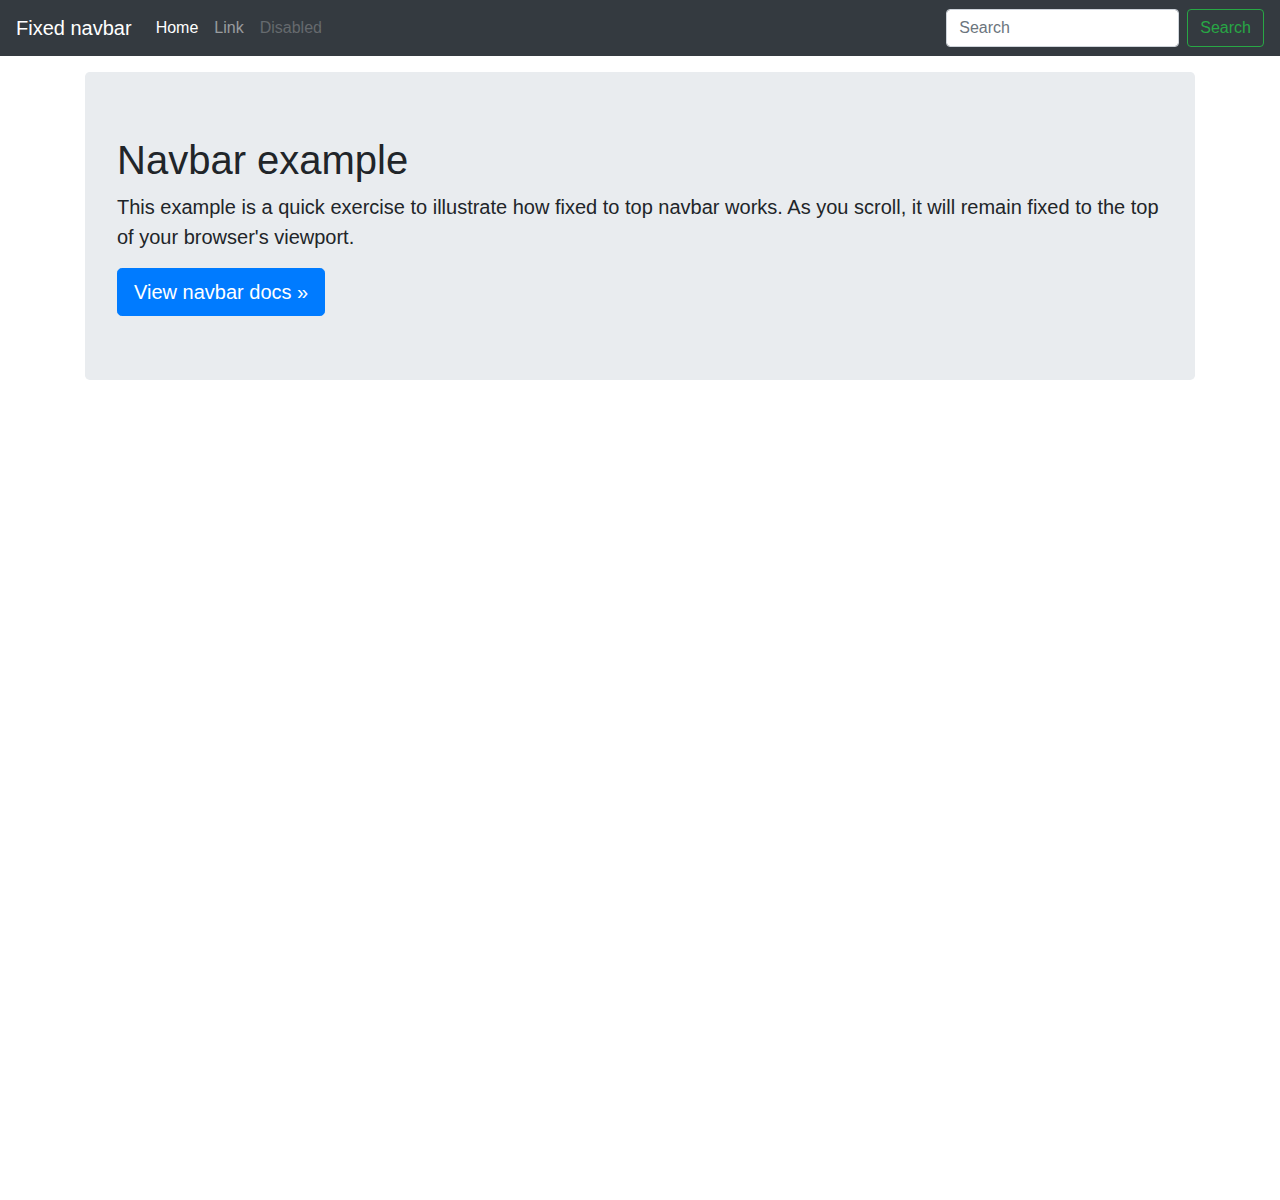
<file: bootstrap-4.1.0/bootstrap-4.1.0/docs/4.1/examples/navbar-fixed/index.html>
<!doctype html>
<html lang="en">
  <head>
    <meta charset="utf-8">
    <meta name="viewport" content="width=device-width, initial-scale=1, shrink-to-fit=no">
    <meta name="description" content="">
    <meta name="author" content="">
    <link rel="icon" href="../../../../favicon.ico">

    <title>Fixed top navbar example for Bootstrap</title>

    <!-- Bootstrap core CSS -->
    <link href="../../../../dist/css/bootstrap.min.css" rel="stylesheet">

    <!-- Custom styles for this template -->
    <link href="navbar-top-fixed.css" rel="stylesheet">
  </head>

  <body>

    <nav class="navbar navbar-expand-md navbar-dark fixed-top bg-dark">
      <a class="navbar-brand" href="#">Fixed navbar</a>
      <button class="navbar-toggler" type="button" data-toggle="collapse" data-target="#navbarCollapse" aria-controls="navbarCollapse" aria-expanded="false" aria-label="Toggle navigation">
        <span class="navbar-toggler-icon"></span>
      </button>
      <div class="collapse navbar-collapse" id="navbarCollapse">
        <ul class="navbar-nav mr-auto">
          <li class="nav-item active">
            <a class="nav-link" href="#">Home <span class="sr-only">(current)</span></a>
          </li>
          <li class="nav-item">
            <a class="nav-link" href="#">Link</a>
          </li>
          <li class="nav-item">
            <a class="nav-link disabled" href="#">Disabled</a>
          </li>
        </ul>
        <form class="form-inline mt-2 mt-md-0">
          <input class="form-control mr-sm-2" type="text" placeholder="Search" aria-label="Search">
          <button class="btn btn-outline-success my-2 my-sm-0" type="submit">Search</button>
        </form>
      </div>
    </nav>

    <main role="main" class="container">
      <div class="jumbotron">
        <h1>Navbar example</h1>
        <p class="lead">This example is a quick exercise to illustrate how fixed to top navbar works. As you scroll, it will remain fixed to the top of your browser's viewport.</p>
        <a class="btn btn-lg btn-primary" href="../../components/navbar/" role="button">View navbar docs &raquo;</a>
      </div>
    </main>

    <!-- Bootstrap core JavaScript
    ================================================== -->
    <!-- Placed at the end of the document so the pages load faster -->
    <script src="https://code.jquery.com/jquery-3.3.1.slim.min.js" integrity="sha384-q8i/X+965DzO0rT7abK41JStQIAqVgRVzpbzo5smXKp4YfRvH+8abtTE1Pi6jizo" crossorigin="anonymous"></script>
    <script>window.jQuery || document.write('<script src="../../../../assets/js/vendor/jquery-slim.min.js"><\/script>')</script>
    <script src="../../../../assets/js/vendor/popper.min.js"></script>
    <script src="../../../../dist/js/bootstrap.min.js"></script>
  </body>
</html>
</file>
<file: bootstrap-4.1.0/bootstrap-4.1.0/docs/4.1/examples/album/album.css>
:root {
  --jumbotron-padding-y: 3rem;
}

.jumbotron {
  padding-top: var(--jumbotron-padding-y);
  padding-bottom: var(--jumbotron-padding-y);
  margin-bottom: 0;
  background-color: #fff;
}
@media (min-width: 768px) {
  .jumbotron {
    padding-top: calc(var(--jumbotron-padding-y) * 2);
    padding-bottom: calc(var(--jumbotron-padding-y) * 2);
  }
}

.jumbotron p:last-child {
  margin-bottom: 0;
}

.jumbotron-heading {
  font-weight: 300;
}

.jumbotron .container {
  max-width: 40rem;
}

footer {
  padding-top: 3rem;
  padding-bottom: 3rem;
}

footer p {
  margin-bottom: .25rem;
}

.box-shadow { box-shadow: 0 .25rem .75rem rgba(0, 0, 0, .05); }
</file>
<file: bootstrap-4.1.0/bootstrap-4.1.0/docs/4.1/examples/blog/blog.css>
/* stylelint-disable selector-list-comma-newline-after */

.blog-header {
  line-height: 1;
  border-bottom: 1px solid #e5e5e5;
}

.blog-header-logo {
  font-family: "Playfair Display", Georgia, "Times New Roman", serif;
  font-size: 2.25rem;
}

.blog-header-logo:hover {
  text-decoration: none;
}

h1, h2, h3, h4, h5, h6 {
  font-family: "Playfair Display", Georgia, "Times New Roman", serif;
}

.display-4 {
  font-size: 2.5rem;
}
@media (min-width: 768px) {
  .display-4 {
    font-size: 3rem;
  }
}

.nav-scroller {
  position: relative;
  z-index: 2;
  height: 2.75rem;
  overflow-y: hidden;
}

.nav-scroller .nav {
  display: -ms-flexbox;
  display: flex;
  -ms-flex-wrap: nowrap;
  flex-wrap: nowrap;
  padding-bottom: 1rem;
  margin-top: -1px;
  overflow-x: auto;
  text-align: center;
  white-space: nowrap;
  -webkit-overflow-scrolling: touch;
}

.nav-scroller .nav-link {
  padding-top: .75rem;
  padding-bottom: .75rem;
  font-size: .875rem;
}

.card-img-right {
  height: 100%;
  border-radius: 0 3px 3px 0;
}

.flex-auto {
  -ms-flex: 0 0 auto;
  flex: 0 0 auto;
}

.h-250 { height: 250px; }
@media (min-width: 768px) {
  .h-md-250 { height: 250px; }
}

.border-top { border-top: 1px solid #e5e5e5; }
.border-bottom { border-bottom: 1px solid #e5e5e5; }

.box-shadow { box-shadow: 0 .25rem .75rem rgba(0, 0, 0, .05); }

/*
 * Blog name and description
 */
.blog-title {
  margin-bottom: 0;
  font-size: 2rem;
  font-weight: 400;
}
.blog-description {
  font-size: 1.1rem;
  color: #999;
}

@media (min-width: 40em) {
  .blog-title {
    font-size: 3.5rem;
  }
}

/* Pagination */
.blog-pagination {
  margin-bottom: 4rem;
}
.blog-pagination > .btn {
  border-radius: 2rem;
}

/*
 * Blog posts
 */
.blog-post {
  margin-bottom: 4rem;
}
.blog-post-title {
  margin-bottom: .25rem;
  font-size: 2.5rem;
}
.blog-post-meta {
  margin-bottom: 1.25rem;
  color: #999;
}

/*
 * Footer
 */
.blog-footer {
  padding: 2.5rem 0;
  color: #999;
  text-align: center;
  background-color: #f9f9f9;
  border-top: .05rem solid #e5e5e5;
}
.blog-footer p:last-child {
  margin-bottom: 0;
}
</file>
<file: bootstrap-4.1.0/bootstrap-4.1.0/docs/4.1/examples/carousel/carousel.css>
/* GLOBAL STYLES
-------------------------------------------------- */
/* Padding below the footer and lighter body text */

body {
  padding-top: 3rem;
  padding-bottom: 3rem;
  color: #5a5a5a;
}


/* CUSTOMIZE THE CAROUSEL
-------------------------------------------------- */

/* Carousel base class */
.carousel {
  margin-bottom: 4rem;
}
/* Since positioning the image, we need to help out the caption */
.carousel-caption {
  bottom: 3rem;
  z-index: 10;
}

/* Declare heights because of positioning of img element */
.carousel-item {
  height: 32rem;
  background-color: #777;
}
.carousel-item > img {
  position: absolute;
  top: 0;
  left: 0;
  min-width: 100%;
  height: 32rem;
}


/* MARKETING CONTENT
-------------------------------------------------- */

/* Center align the text within the three columns below the carousel */
.marketing .col-lg-4 {
  margin-bottom: 1.5rem;
  text-align: center;
}
.marketing h2 {
  font-weight: 400;
}
.marketing .col-lg-4 p {
  margin-right: .75rem;
  margin-left: .75rem;
}


/* Featurettes
------------------------- */

.featurette-divider {
  margin: 5rem 0; /* Space out the Bootstrap <hr> more */
}

/* Thin out the marketing headings */
.featurette-heading {
  font-weight: 300;
  line-height: 1;
  letter-spacing: -.05rem;
}


/* RESPONSIVE CSS
-------------------------------------------------- */

@media (min-width: 40em) {
  /* Bump up size of carousel content */
  .carousel-caption p {
    margin-bottom: 1.25rem;
    font-size: 1.25rem;
    line-height: 1.4;
  }

  .featurette-heading {
    font-size: 50px;
  }
}

@media (min-width: 62em) {
  .featurette-heading {
    margin-top: 7rem;
  }
}
</file>
<file: bootstrap-4.1.0/bootstrap-4.1.0/docs/4.1/examples/cover/cover.css>
/*
 * Globals
 */

/* Links */
a,
a:focus,
a:hover {
  color: #fff;
}

/* Custom default button */
.btn-secondary,
.btn-secondary:hover,
.btn-secondary:focus {
  color: #333;
  text-shadow: none; /* Prevent inheritance from `body` */
  background-color: #fff;
  border: .05rem solid #fff;
}


/*
 * Base structure
 */

html,
body {
  height: 100%;
  background-color: #333;
}

body {
  display: -ms-flexbox;
  display: flex;
  color: #fff;
  text-shadow: 0 .05rem .1rem rgba(0, 0, 0, .5);
  box-shadow: inset 0 0 5rem rgba(0, 0, 0, .5);
}

.cover-container {
  max-width: 42em;
}


/*
 * Header
 */
.masthead {
  margin-bottom: 2rem;
}

.masthead-brand {
  margin-bottom: 0;
}

.nav-masthead .nav-link {
  padding: .25rem 0;
  font-weight: 700;
  color: rgba(255, 255, 255, .5);
  background-color: transparent;
  border-bottom: .25rem solid transparent;
}

.nav-masthead .nav-link:hover,
.nav-masthead .nav-link:focus {
  border-bottom-color: rgba(255, 255, 255, .25);
}

.nav-masthead .nav-link + .nav-link {
  margin-left: 1rem;
}

.nav-masthead .active {
  color: #fff;
  border-bottom-color: #fff;
}

@media (min-width: 48em) {
  .masthead-brand {
    float: left;
  }
  .nav-masthead {
    float: right;
  }
}


/*
 * Cover
 */
.cover {
  padding: 0 1.5rem;
}
.cover .btn-lg {
  padding: .75rem 1.25rem;
  font-weight: 700;
}


/*
 * Footer
 */
.mastfoot {
  color: rgba(255, 255, 255, .5);
}
</file>
<file: bootstrap-4.1.0/bootstrap-4.1.0/docs/4.1/examples/grid/grid.css>
body {
  padding-top: 2rem;
  padding-bottom: 2rem;
}

h3 {
  margin-top: 2rem;
}

.row {
  margin-bottom: 1rem;
}
.row .row {
  margin-top: 1rem;
  margin-bottom: 0;
}
[class*="col-"] {
  padding-top: 1rem;
  padding-bottom: 1rem;
  background-color: rgba(86, 61, 124, .15);
  border: 1px solid rgba(86, 61, 124, .2);
}

hr {
  margin-top: 2rem;
  margin-bottom: 2rem;
}
</file>
<file: bootstrap-4.1.0/bootstrap-4.1.0/docs/4.1/examples/jumbotron/jumbotron.css>
/* Move down content because we have a fixed navbar that is 3.5rem tall */
body {
  padding-top: 3.5rem;
}
</file>
<file: bootstrap-4.1.0/bootstrap-4.1.0/docs/4.1/examples/navbar-fixed/navbar-top-fixed.css>
/* Show it is fixed to the top */
body {
  min-height: 75rem;
  padding-top: 4.5rem;
}
</file>
